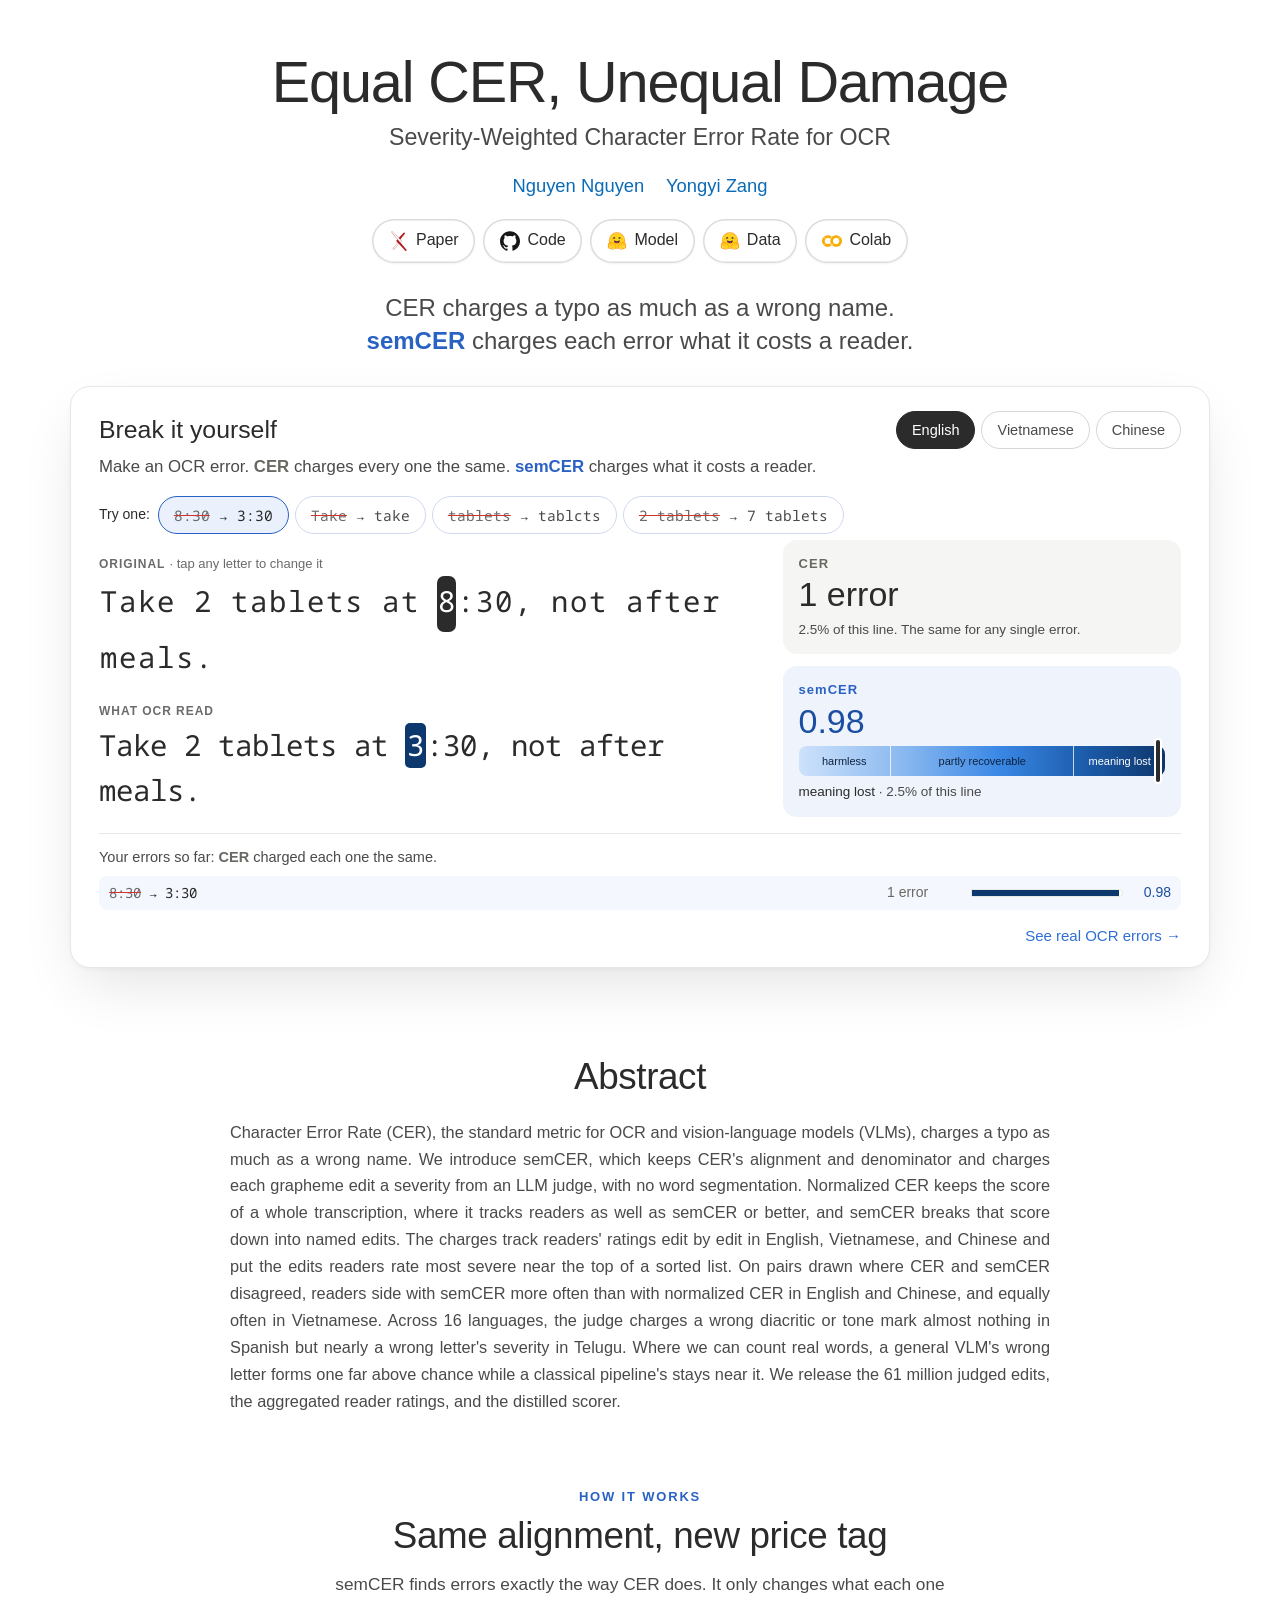
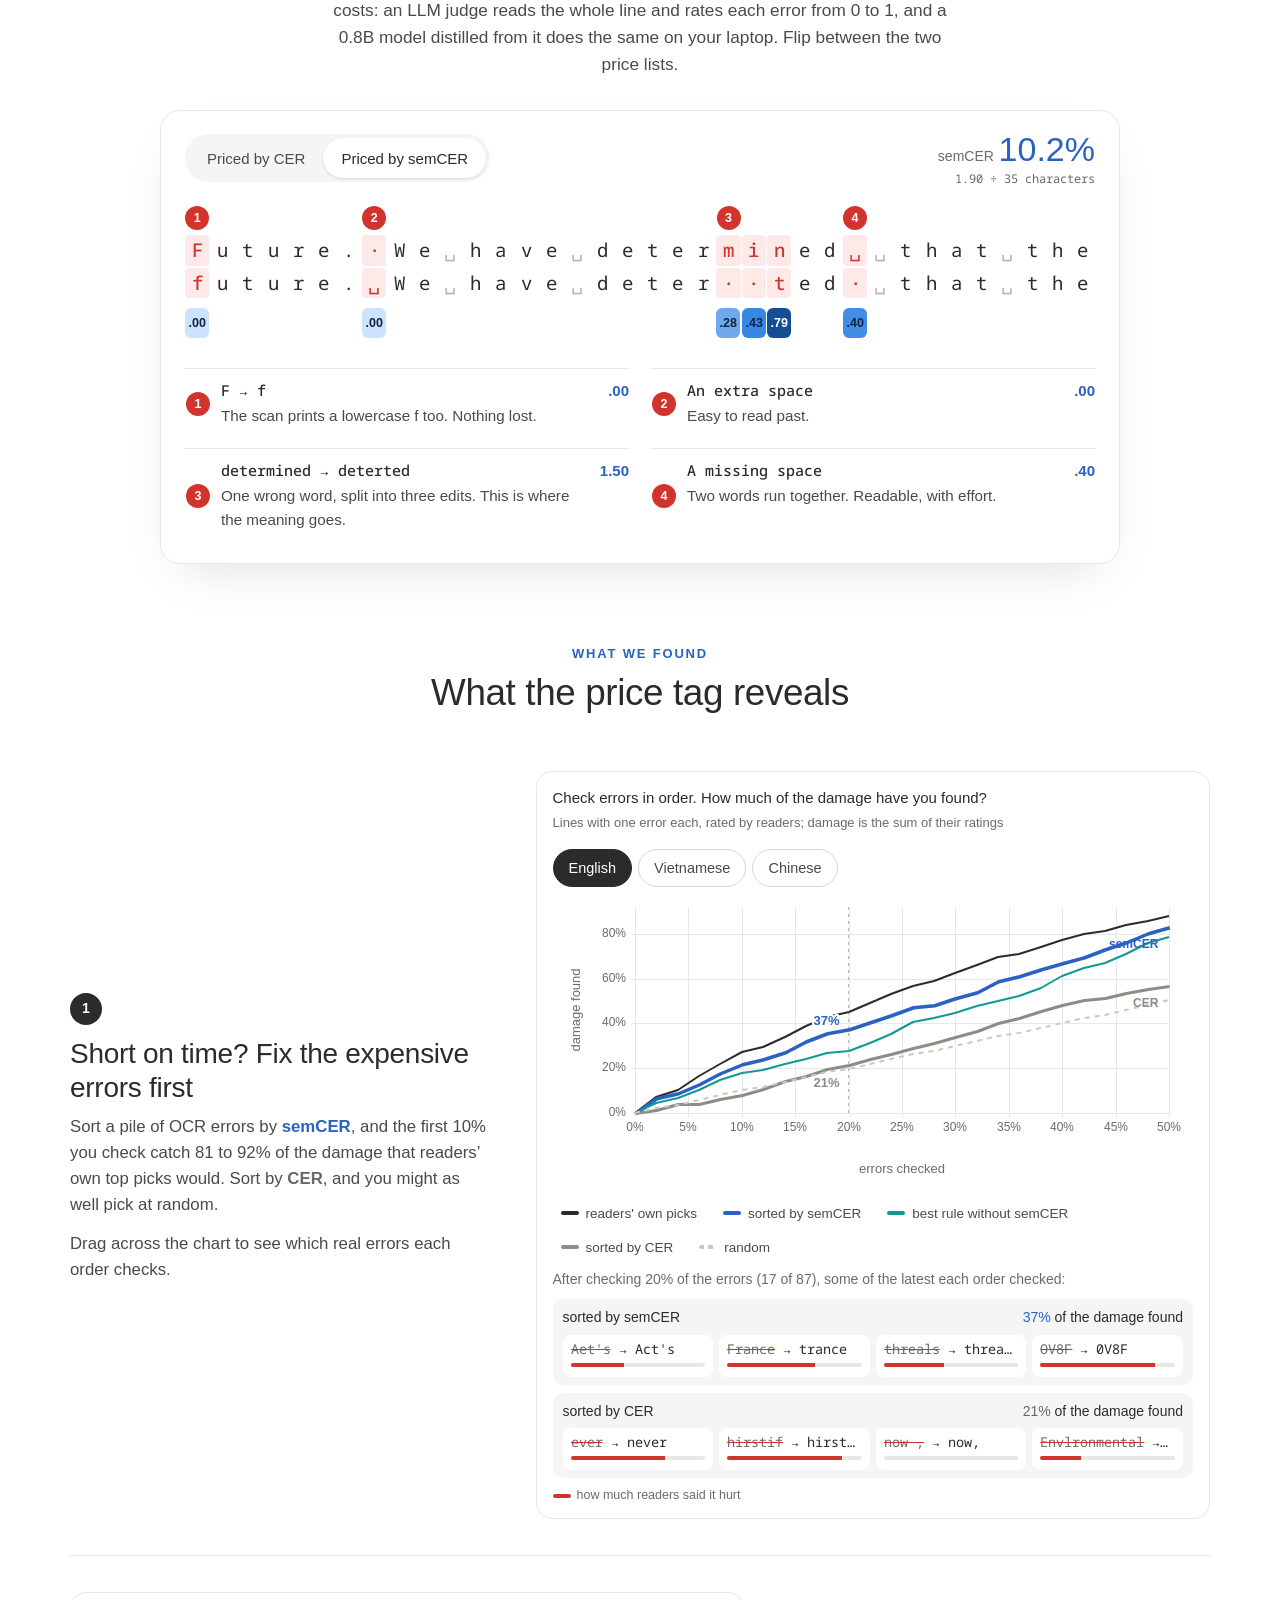
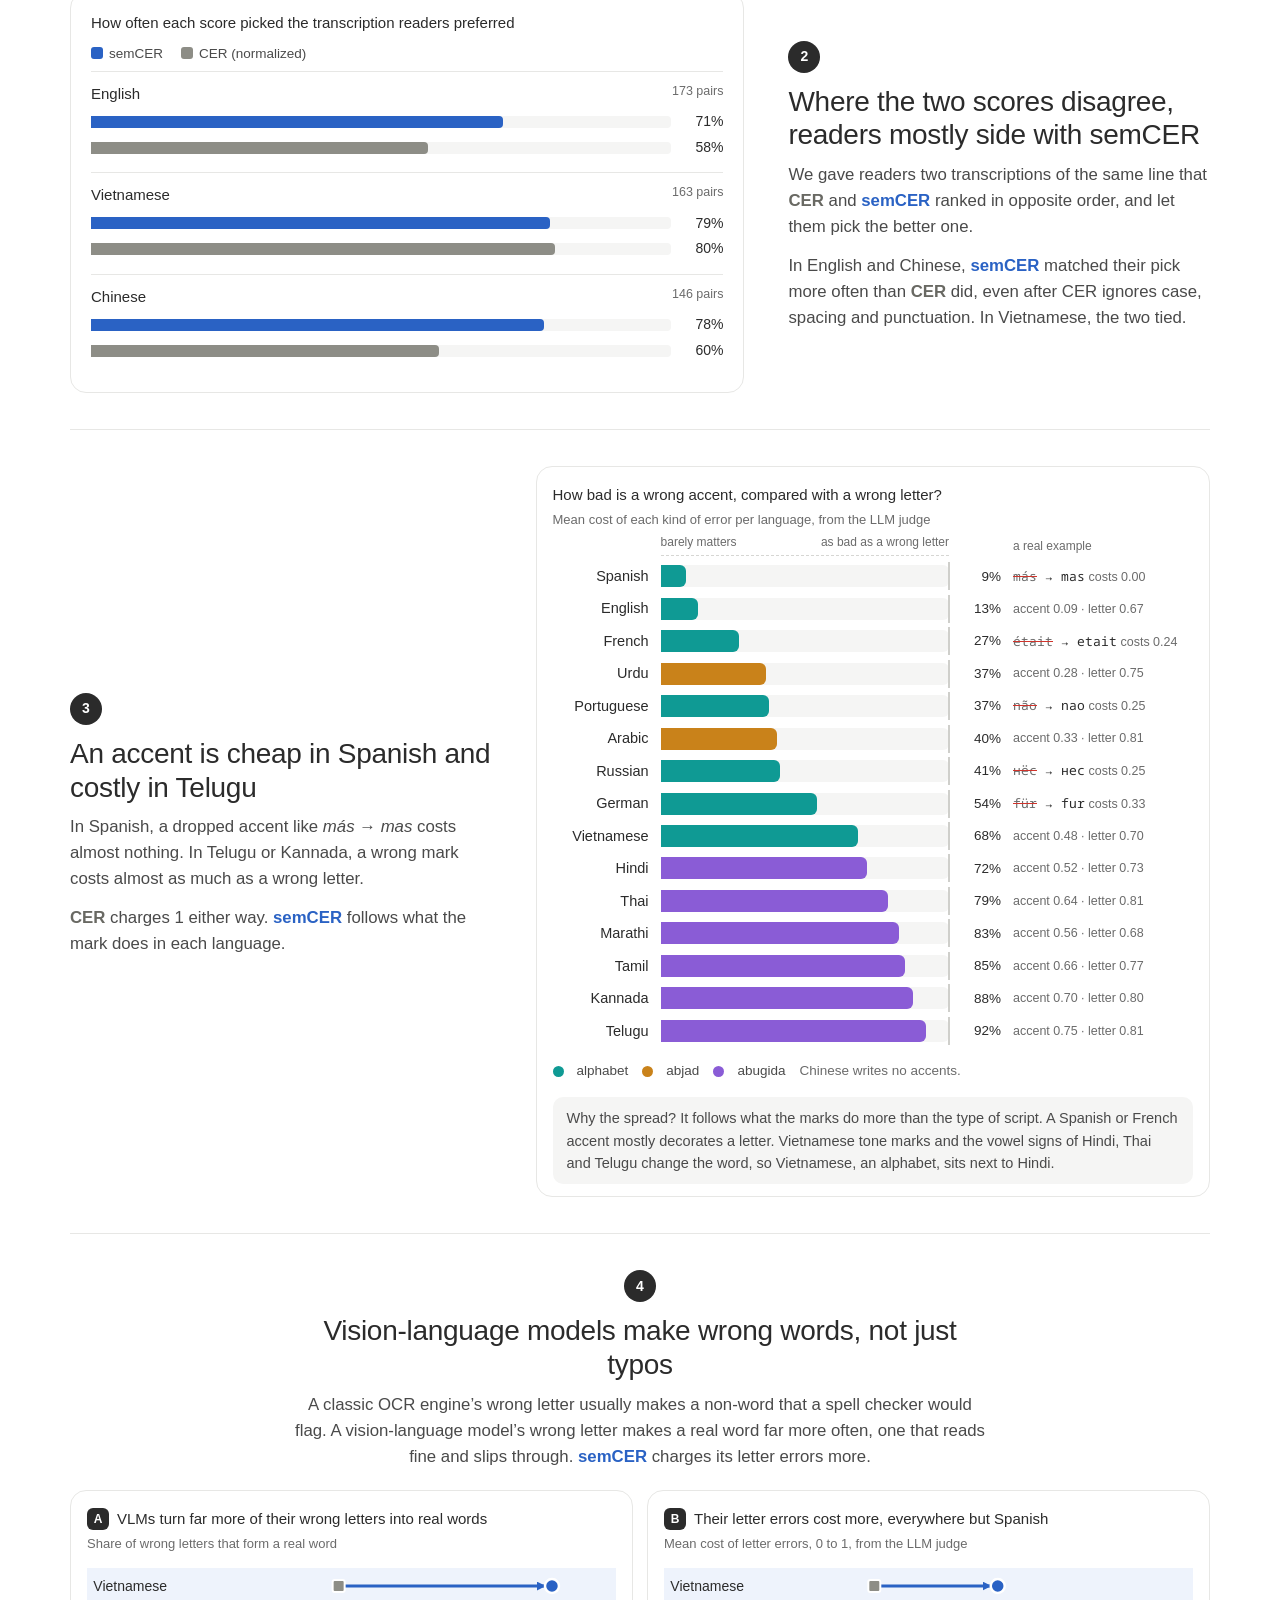
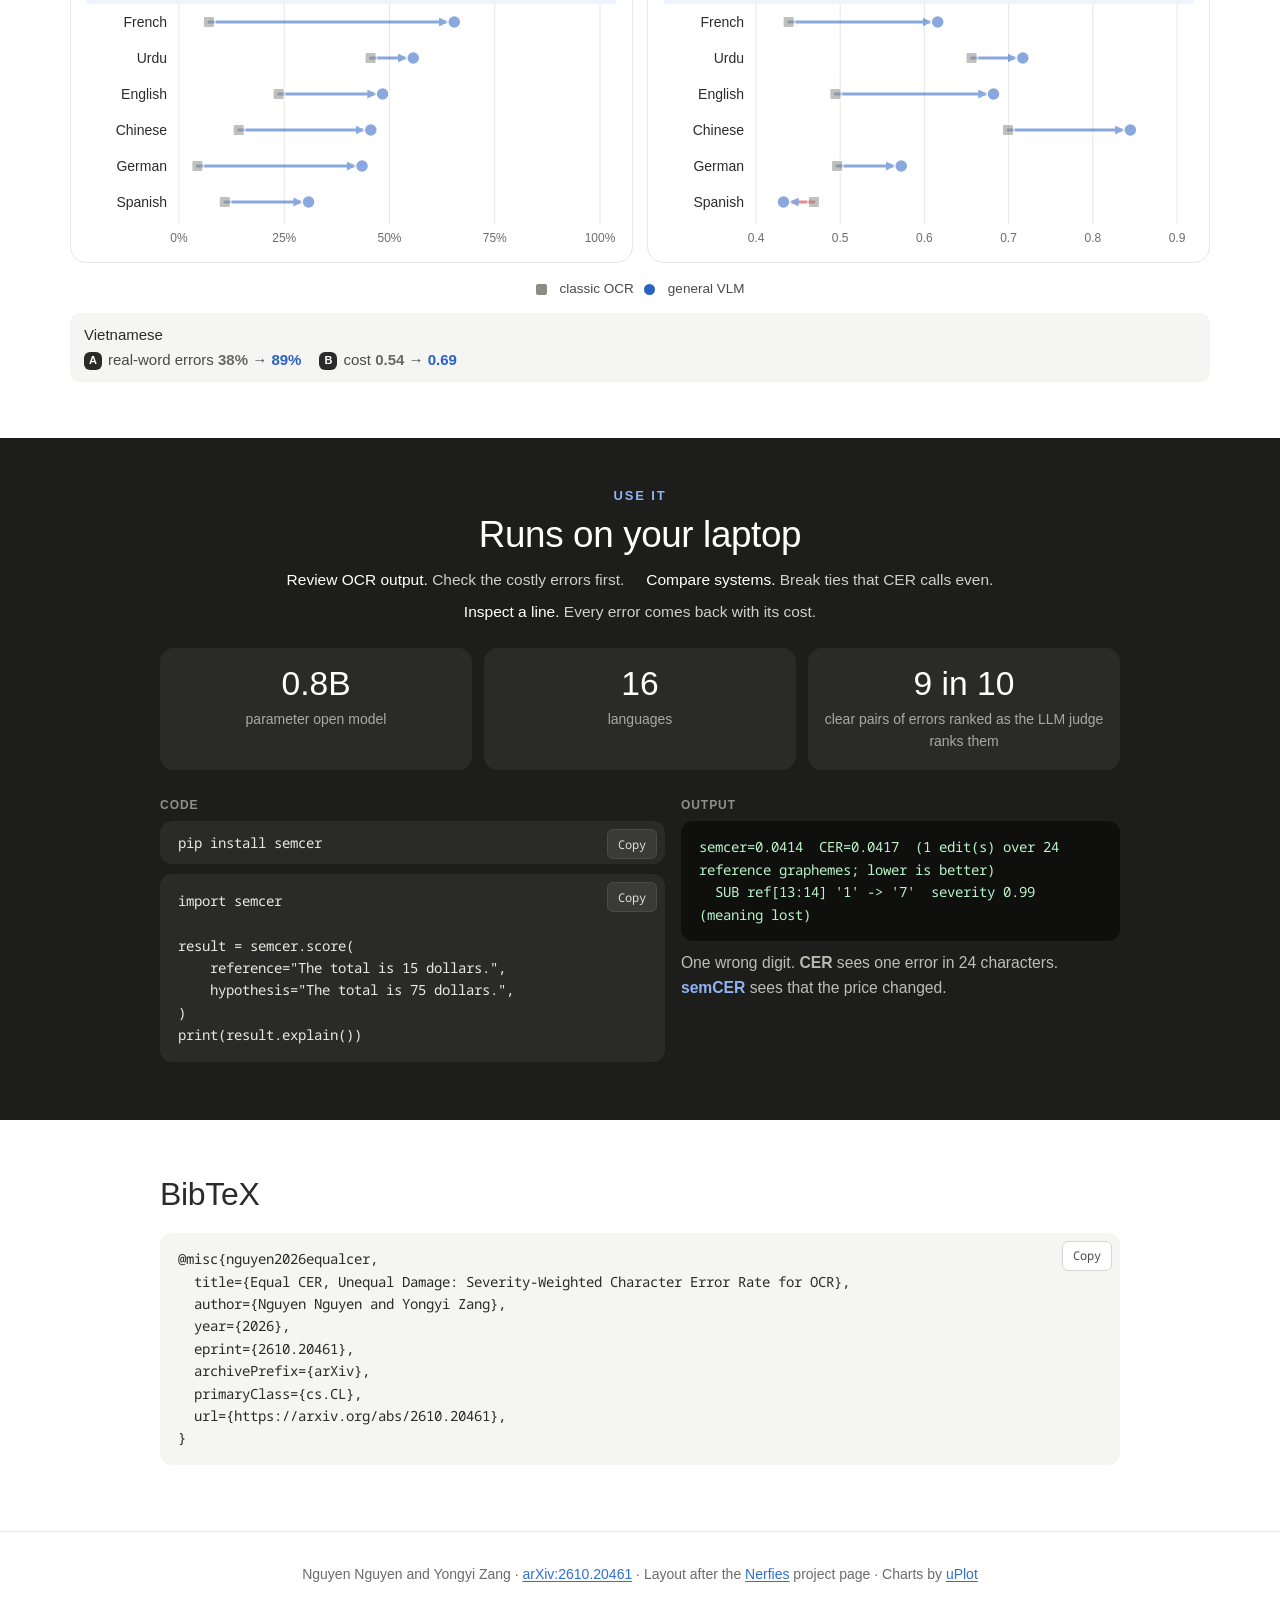
<file: site/index.html>
<!doctype html>
<html lang="en">
<head>
  <meta charset="utf-8">
  <meta name="viewport" content="width=device-width, initial-scale=1">
  <title>Equal CER, Unequal Damage: Severity-Weighted Character Error Rate for OCR</title>
  <meta name="description" content="Two OCR mistakes can have the same CER and very different damage. semCER charges each error what it costs a reader, from 0 to 1.">

  <!-- Google Scholar -->
  <meta name="citation_title" content="Equal CER, Unequal Damage: Severity-Weighted Character Error Rate for OCR">
  <meta name="citation_author" content="Nguyen, Nguyen">
  <meta name="citation_author" content="Zang, Yongyi">
  <meta name="citation_publication_date" content="2026/10/14">
  <meta name="citation_arxiv_id" content="2610.20461">
  <meta name="citation_pdf_url" content="https://arxiv.org/pdf/2610.20461">

  <!-- Link previews (LinkedIn, X, Slack) -->
  <meta property="og:type" content="website">
  <meta property="og:site_name" content="semCER">
  <meta property="og:title" content="Equal CER, Unequal Damage">
  <meta property="og:description" content="Two OCR mistakes, same CER, very different damage. Try breaking a line yourself.">
  <meta property="og:url" content="https://nguyenx2t.github.io/semcer/">
  <meta property="og:image" content="https://nguyenx2t.github.io/semcer/static/img/social.png">
  <meta property="og:image:type" content="image/png">
  <meta property="og:image:width" content="1200">
  <meta property="og:image:height" content="627">
  <meta property="og:image:alt" content="Two misreadings of the same line. CER charges each one error. semCER charges a lowercase t 0.00 and a wrong time 0.98.">
  <meta name="twitter:card" content="summary_large_image">
  <link rel="canonical" href="https://nguyenx2t.github.io/semcer/">

  <link rel="preconnect" href="https://fonts.googleapis.com">
  <link rel="preconnect" href="https://fonts.gstatic.com" crossorigin>
  <link rel="preload" href="https://fonts.googleapis.com/css2?family=Google+Sans:wght@400;500;700&family=Noto+Sans+Mono:wght@400;500&display=swap" as="style" onload="this.onload=null;this.rel='stylesheet'">
  <noscript><link rel="stylesheet" href="https://fonts.googleapis.com/css2?family=Google+Sans:wght@400;500;700&family=Noto+Sans+Mono:wght@400;500&display=swap"></noscript>
  <meta name="theme-color" content="#ffffff">
  <script type="application/ld+json">{"@context": "https://schema.org", "@type": "ScholarlyArticle", "headline": "Equal CER, Unequal Damage: Severity-Weighted Character Error Rate for OCR", "author": [{"@type": "Person", "name": "Nguyen Nguyen"}, {"@type": "Person", "name": "Yongyi Zang"}], "datePublished": "2026-10-14", "url": "https://nguyenx2t.github.io/semcer/", "sameAs": ["https://arxiv.org/abs/2610.20461"], "image": "https://nguyenx2t.github.io/semcer/static/img/social.png", "about": ["optical character recognition", "evaluation metric", "character error rate"]}</script>
  <link rel="icon" href="static/img/favicon.svg">
  <link rel="apple-touch-icon" href="static/img/apple-touch-icon.png">
  <link rel="stylesheet" href="static/css/style.css">
  <script src="static/js/main.js" defer></script>
</head>
<body>

<!-- Title -->
<header class="hero top">
  <div class="container">
    <h1 class="publication-title">Equal CER, Unequal Damage</h1>
    <p class="publication-sub">Severity-Weighted Character Error Rate for OCR</p>
    <div class="publication-authors">
      <span class="author-block">Nguyen Nguyen</span>
      <span class="author-block">Yongyi Zang</span>
    </div>
    <nav class="publication-links" aria-label="Paper links">
      <a class="button" href="https://arxiv.org/abs/2610.20461"><svg viewBox="0 0 24 24" aria-hidden="true"><path fill="#B31B1B" d="M3.8423 0a1.0037 1.0037 0 0 0-.922.6078c-.1536.3687-.0438.6275.2938 1.1113l6.9185 8.3597-1.0223 1.1058a1.0393 1.0393 0 0 0 .003 1.4229l1.2292 1.3135-5.4391 6.4444c-.2803.299-.4538.823-.2971 1.1986a1.0253 1.0253 0 0 0 .9585.635.9133.9133 0 0 0 .6891-.3405l5.783-6.126 7.4902 8.0051a.8527.8527 0 0 0 .6835.2597.9575.9575 0 0 0 .8777-.6138c.1577-.377-.017-.7502-.306-1.1407l-7.0518-8.3418 1.0632-1.13a.9626.9626 0 0 0 .0089-1.3165L4.6336.4639s-.3733-.4535-.768-.463zm0 .272h.0166c.2179.0052.4874.2715.5644.3639l.005.006.0052.0055 10.169 10.9905a.6915.6915 0 0 1-.0072.945l-1.0666 1.133-1.4982-1.7724-8.5994-10.39c-.3286-.472-.352-.6183-.2592-.841a.7307.7307 0 0 1 .6704-.4401Zm14.341 1.5701a.877.877 0 0 0-.6554.2418l-5.6962 6.1584 1.6944 1.8319 5.3089-6.5138c.3251-.4335.479-.6603.3247-1.0292a1.1205 1.1205 0 0 0-.9763-.689zm-7.6557 12.2823 1.3186 1.4135-5.7864 6.1295a.6494.6494 0 0 1-.4959.26.7516.7516 0 0 1-.706-.4669c-.1119-.2682.0359-.6864.2442-.9083l.0051-.0055.0047-.0055z"/></svg><span>Paper</span></a>
      <a class="button" href="https://github.com/nguyenx2t/semcer"><svg viewBox="0 0 24 24" aria-hidden="true"><path fill="#181717" d="M12 .297c-6.63 0-12 5.373-12 12 0 5.303 3.438 9.8 8.205 11.385.6.113.82-.258.82-.577 0-.285-.01-1.04-.015-2.04-3.338.724-4.042-1.61-4.042-1.61C4.422 18.07 3.633 17.7 3.633 17.7c-1.087-.744.084-.729.084-.729 1.205.084 1.838 1.236 1.838 1.236 1.07 1.835 2.809 1.305 3.495.998.108-.776.417-1.305.76-1.605-2.665-.3-5.466-1.332-5.466-5.93 0-1.31.465-2.38 1.235-3.22-.135-.303-.54-1.523.105-3.176 0 0 1.005-.322 3.3 1.23.96-.267 1.98-.399 3-.405 1.02.006 2.04.138 3 .405 2.28-1.552 3.285-1.23 3.285-1.23.645 1.653.24 2.873.12 3.176.765.84 1.23 1.91 1.23 3.22 0 4.61-2.805 5.625-5.475 5.92.42.36.81 1.096.81 2.22 0 1.606-.015 2.896-.015 3.286 0 .315.21.69.825.57C20.565 22.092 24 17.592 24 12.297c0-6.627-5.373-12-12-12"/></svg><span>Code</span></a>
      <a class="button" href="https://huggingface.co/nguyenx2t/semcer-qwen3.5-0.8b"><svg viewBox="0 0 95 88" aria-hidden="true"><path fill="#FFD21E" d="M47.21 76.5a34.75 34.75 0 1 0 0-69.5 34.75 34.75 0 0 0 0 69.5Z" /> <path fill="#FF9D0B" d="M81.96 41.75a34.75 34.75 0 1 0-69.5 0 34.75 34.75 0 0 0 69.5 0Zm-73.5 0a38.75 38.75 0 1 1 77.5 0 38.75 38.75 0 0 1-77.5 0Z" /> <path fill="#3A3B45" d="M58.5 32.3c1.28.44 1.78 3.06 3.07 2.38a5 5 0 1 0-6.76-2.07c.61 1.15 2.55-.72 3.7-.32ZM34.95 32.3c-1.28.44-1.79 3.06-3.07 2.38a5 5 0 1 1 6.76-2.07c-.61 1.15-2.56-.72-3.7-.32Z" /> <path fill="#FF323D" d="M46.96 56.29c9.83 0 13-8.76 13-13.26 0-2.34-1.57-1.6-4.09-.36-2.33 1.15-5.46 2.74-8.9 2.74-7.19 0-13-6.88-13-2.38s3.16 13.26 13 13.26Z" /> <path fill="#3A3B45" fill-rule="evenodd" d="M39.43 54a8.7 8.7 0 0 1 5.3-4.49c.4-.12.81.57 1.24 1.28.4.68.82 1.37 1.24 1.37.45 0 .9-.68 1.33-1.35.45-.7.89-1.38 1.32-1.25a8.61 8.61 0 0 1 5 4.17c3.73-2.94 5.1-7.74 5.1-10.7 0-2.34-1.57-1.6-4.09-.36l-.14.07c-2.31 1.15-5.39 2.67-8.77 2.67s-6.45-1.52-8.77-2.67c-2.6-1.29-4.23-2.1-4.23.29 0 3.05 1.46 8.06 5.47 10.97Z" clip-rule="evenodd" /> <path fill="#FF9D0B" d="M70.71 37a3.25 3.25 0 1 0 0-6.5 3.25 3.25 0 0 0 0 6.5ZM24.21 37a3.25 3.25 0 1 0 0-6.5 3.25 3.25 0 0 0 0 6.5ZM17.52 48c-1.62 0-3.06.66-4.07 1.87a5.97 5.97 0 0 0-1.33 3.76 7.1 7.1 0 0 0-1.94-.3c-1.55 0-2.95.59-3.94 1.66a5.8 5.8 0 0 0-.8 7 5.3 5.3 0 0 0-1.79 2.82c-.24.9-.48 2.8.8 4.74a5.22 5.22 0 0 0-.37 5.02c1.02 2.32 3.57 4.14 8.52 6.1 3.07 1.22 5.89 2 5.91 2.01a44.33 44.33 0 0 0 10.93 1.6c5.86 0 10.05-1.8 12.46-5.34 3.88-5.69 3.33-10.9-1.7-15.92-2.77-2.78-4.62-6.87-5-7.77-.78-2.66-2.84-5.62-6.25-5.62a5.7 5.7 0 0 0-4.6 2.46c-1-1.26-1.98-2.25-2.86-2.82A7.4 7.4 0 0 0 17.52 48Zm0 4c.51 0 1.14.22 1.82.65 2.14 1.36 6.25 8.43 7.76 11.18.5.92 1.37 1.31 2.14 1.31 1.55 0 2.75-1.53.15-3.48-3.92-2.93-2.55-7.72-.68-8.01.08-.02.17-.02.24-.02 1.7 0 2.45 2.93 2.45 2.93s2.2 5.52 5.98 9.3c3.77 3.77 3.97 6.8 1.22 10.83-1.88 2.75-5.47 3.58-9.16 3.58-3.81 0-7.73-.9-9.92-1.46-.11-.03-13.45-3.8-11.76-7 .28-.54.75-.76 1.34-.76 2.38 0 6.7 3.54 8.57 3.54.41 0 .7-.17.83-.6.79-2.85-12.06-4.05-10.98-8.17.2-.73.71-1.02 1.44-1.02 3.14 0 10.2 5.53 11.68 5.53.11 0 .2-.03.24-.1.74-1.2.33-2.04-4.9-5.2-5.21-3.16-8.88-5.06-6.8-7.33.24-.26.58-.38 1-.38 3.17 0 10.66 6.82 10.66 6.82s2.02 2.1 3.25 2.1c.28 0 .52-.1.68-.38.86-1.46-8.06-8.22-8.56-11.01-.34-1.9.24-2.85 1.31-2.85Z" /> <path fill="#FFD21E" d="M38.6 76.69c2.75-4.04 2.55-7.07-1.22-10.84-3.78-3.77-5.98-9.3-5.98-9.3s-.82-3.2-2.69-2.9c-1.87.3-3.24 5.08.68 8.01 3.91 2.93-.78 4.92-2.29 2.17-1.5-2.75-5.62-9.82-7.76-11.18-2.13-1.35-3.63-.6-3.13 2.2.5 2.79 9.43 9.55 8.56 11-.87 1.47-3.93-1.71-3.93-1.71s-9.57-8.71-11.66-6.44c-2.08 2.27 1.59 4.17 6.8 7.33 5.23 3.16 5.64 4 4.9 5.2-.75 1.2-12.28-8.53-13.36-4.4-1.08 4.11 11.77 5.3 10.98 8.15-.8 2.85-9.06-5.38-10.74-2.18-1.7 3.21 11.65 6.98 11.76 7.01 4.3 1.12 15.25 3.49 19.08-2.12Z" /> <path fill="#FF9D0B" d="M77.4 48c1.62 0 3.07.66 4.07 1.87a5.97 5.97 0 0 1 1.33 3.76 7.1 7.1 0 0 1 1.95-.3c1.55 0 2.95.59 3.94 1.66a5.8 5.8 0 0 1 .8 7 5.3 5.3 0 0 1 1.78 2.82c.24.9.48 2.8-.8 4.74a5.22 5.22 0 0 1 .37 5.02c-1.02 2.32-3.57 4.14-8.51 6.1-3.08 1.22-5.9 2-5.92 2.01a44.33 44.33 0 0 1-10.93 1.6c-5.86 0-10.05-1.8-12.46-5.34-3.88-5.69-3.33-10.9 1.7-15.92 2.78-2.78 4.63-6.87 5.01-7.77.78-2.66 2.83-5.62 6.24-5.62a5.7 5.7 0 0 1 4.6 2.46c1-1.26 1.98-2.25 2.87-2.82A7.4 7.4 0 0 1 77.4 48Zm0 4c-.51 0-1.13.22-1.82.65-2.13 1.36-6.25 8.43-7.76 11.18a2.43 2.43 0 0 1-2.14 1.31c-1.54 0-2.75-1.53-.14-3.48 3.91-2.93 2.54-7.72.67-8.01a1.54 1.54 0 0 0-.24-.02c-1.7 0-2.45 2.93-2.45 2.93s-2.2 5.52-5.97 9.3c-3.78 3.77-3.98 6.8-1.22 10.83 1.87 2.75 5.47 3.58 9.15 3.58 3.82 0 7.73-.9 9.93-1.46.1-.03 13.45-3.8 11.76-7-.29-.54-.75-.76-1.34-.76-2.38 0-6.71 3.54-8.57 3.54-.42 0-.71-.17-.83-.6-.8-2.85 12.05-4.05 10.97-8.17-.19-.73-.7-1.02-1.44-1.02-3.14 0-10.2 5.53-11.68 5.53-.1 0-.19-.03-.23-.1-.74-1.2-.34-2.04 4.88-5.2 5.23-3.16 8.9-5.06 6.8-7.33-.23-.26-.57-.38-.98-.38-3.18 0-10.67 6.82-10.67 6.82s-2.02 2.1-3.24 2.1a.74.74 0 0 1-.68-.38c-.87-1.46 8.05-8.22 8.55-11.01.34-1.9-.24-2.85-1.31-2.85Z" /> <path fill="#FFD21E" d="M56.33 76.69c-2.75-4.04-2.56-7.07 1.22-10.84 3.77-3.77 5.97-9.3 5.97-9.3s.82-3.2 2.7-2.9c1.86.3 3.23 5.08-.68 8.01-3.92 2.93.78 4.92 2.28 2.17 1.51-2.75 5.63-9.82 7.76-11.18 2.13-1.35 3.64-.6 3.13 2.2-.5 2.79-9.42 9.55-8.55 11 .86 1.47 3.92-1.71 3.92-1.71s9.58-8.71 11.66-6.44c2.08 2.27-1.58 4.17-6.8 7.33-5.23 3.16-5.63 4-4.9 5.2.75 1.2 12.28-8.53 13.36-4.4 1.08 4.11-11.76 5.3-10.97 8.15.8 2.85 9.05-5.38 10.74-2.18 1.69 3.21-11.65 6.98-11.76 7.01-4.31 1.12-15.26 3.49-19.08-2.12Z" /></svg><span>Model</span></a>
      <a class="button" href="https://huggingface.co/datasets/nguyenx2t/semcer-judged-edits"><svg viewBox="0 0 95 88" aria-hidden="true"><path fill="#FFD21E" d="M47.21 76.5a34.75 34.75 0 1 0 0-69.5 34.75 34.75 0 0 0 0 69.5Z" /> <path fill="#FF9D0B" d="M81.96 41.75a34.75 34.75 0 1 0-69.5 0 34.75 34.75 0 0 0 69.5 0Zm-73.5 0a38.75 38.75 0 1 1 77.5 0 38.75 38.75 0 0 1-77.5 0Z" /> <path fill="#3A3B45" d="M58.5 32.3c1.28.44 1.78 3.06 3.07 2.38a5 5 0 1 0-6.76-2.07c.61 1.15 2.55-.72 3.7-.32ZM34.95 32.3c-1.28.44-1.79 3.06-3.07 2.38a5 5 0 1 1 6.76-2.07c-.61 1.15-2.56-.72-3.7-.32Z" /> <path fill="#FF323D" d="M46.96 56.29c9.83 0 13-8.76 13-13.26 0-2.34-1.57-1.6-4.09-.36-2.33 1.15-5.46 2.74-8.9 2.74-7.19 0-13-6.88-13-2.38s3.16 13.26 13 13.26Z" /> <path fill="#3A3B45" fill-rule="evenodd" d="M39.43 54a8.7 8.7 0 0 1 5.3-4.49c.4-.12.81.57 1.24 1.28.4.68.82 1.37 1.24 1.37.45 0 .9-.68 1.33-1.35.45-.7.89-1.38 1.32-1.25a8.61 8.61 0 0 1 5 4.17c3.73-2.94 5.1-7.74 5.1-10.7 0-2.34-1.57-1.6-4.09-.36l-.14.07c-2.31 1.15-5.39 2.67-8.77 2.67s-6.45-1.52-8.77-2.67c-2.6-1.29-4.23-2.1-4.23.29 0 3.05 1.46 8.06 5.47 10.97Z" clip-rule="evenodd" /> <path fill="#FF9D0B" d="M70.71 37a3.25 3.25 0 1 0 0-6.5 3.25 3.25 0 0 0 0 6.5ZM24.21 37a3.25 3.25 0 1 0 0-6.5 3.25 3.25 0 0 0 0 6.5ZM17.52 48c-1.62 0-3.06.66-4.07 1.87a5.97 5.97 0 0 0-1.33 3.76 7.1 7.1 0 0 0-1.94-.3c-1.55 0-2.95.59-3.94 1.66a5.8 5.8 0 0 0-.8 7 5.3 5.3 0 0 0-1.79 2.82c-.24.9-.48 2.8.8 4.74a5.22 5.22 0 0 0-.37 5.02c1.02 2.32 3.57 4.14 8.52 6.1 3.07 1.22 5.89 2 5.91 2.01a44.33 44.33 0 0 0 10.93 1.6c5.86 0 10.05-1.8 12.46-5.34 3.88-5.69 3.33-10.9-1.7-15.92-2.77-2.78-4.62-6.87-5-7.77-.78-2.66-2.84-5.62-6.25-5.62a5.7 5.7 0 0 0-4.6 2.46c-1-1.26-1.98-2.25-2.86-2.82A7.4 7.4 0 0 0 17.52 48Zm0 4c.51 0 1.14.22 1.82.65 2.14 1.36 6.25 8.43 7.76 11.18.5.92 1.37 1.31 2.14 1.31 1.55 0 2.75-1.53.15-3.48-3.92-2.93-2.55-7.72-.68-8.01.08-.02.17-.02.24-.02 1.7 0 2.45 2.93 2.45 2.93s2.2 5.52 5.98 9.3c3.77 3.77 3.97 6.8 1.22 10.83-1.88 2.75-5.47 3.58-9.16 3.58-3.81 0-7.73-.9-9.92-1.46-.11-.03-13.45-3.8-11.76-7 .28-.54.75-.76 1.34-.76 2.38 0 6.7 3.54 8.57 3.54.41 0 .7-.17.83-.6.79-2.85-12.06-4.05-10.98-8.17.2-.73.71-1.02 1.44-1.02 3.14 0 10.2 5.53 11.68 5.53.11 0 .2-.03.24-.1.74-1.2.33-2.04-4.9-5.2-5.21-3.16-8.88-5.06-6.8-7.33.24-.26.58-.38 1-.38 3.17 0 10.66 6.82 10.66 6.82s2.02 2.1 3.25 2.1c.28 0 .52-.1.68-.38.86-1.46-8.06-8.22-8.56-11.01-.34-1.9.24-2.85 1.31-2.85Z" /> <path fill="#FFD21E" d="M38.6 76.69c2.75-4.04 2.55-7.07-1.22-10.84-3.78-3.77-5.98-9.3-5.98-9.3s-.82-3.2-2.69-2.9c-1.87.3-3.24 5.08.68 8.01 3.91 2.93-.78 4.92-2.29 2.17-1.5-2.75-5.62-9.82-7.76-11.18-2.13-1.35-3.63-.6-3.13 2.2.5 2.79 9.43 9.55 8.56 11-.87 1.47-3.93-1.71-3.93-1.71s-9.57-8.71-11.66-6.44c-2.08 2.27 1.59 4.17 6.8 7.33 5.23 3.16 5.64 4 4.9 5.2-.75 1.2-12.28-8.53-13.36-4.4-1.08 4.11 11.77 5.3 10.98 8.15-.8 2.85-9.06-5.38-10.74-2.18-1.7 3.21 11.65 6.98 11.76 7.01 4.3 1.12 15.25 3.49 19.08-2.12Z" /> <path fill="#FF9D0B" d="M77.4 48c1.62 0 3.07.66 4.07 1.87a5.97 5.97 0 0 1 1.33 3.76 7.1 7.1 0 0 1 1.95-.3c1.55 0 2.95.59 3.94 1.66a5.8 5.8 0 0 1 .8 7 5.3 5.3 0 0 1 1.78 2.82c.24.9.48 2.8-.8 4.74a5.22 5.22 0 0 1 .37 5.02c-1.02 2.32-3.57 4.14-8.51 6.1-3.08 1.22-5.9 2-5.92 2.01a44.33 44.33 0 0 1-10.93 1.6c-5.86 0-10.05-1.8-12.46-5.34-3.88-5.69-3.33-10.9 1.7-15.92 2.78-2.78 4.63-6.87 5.01-7.77.78-2.66 2.83-5.62 6.24-5.62a5.7 5.7 0 0 1 4.6 2.46c1-1.26 1.98-2.25 2.87-2.82A7.4 7.4 0 0 1 77.4 48Zm0 4c-.51 0-1.13.22-1.82.65-2.13 1.36-6.25 8.43-7.76 11.18a2.43 2.43 0 0 1-2.14 1.31c-1.54 0-2.75-1.53-.14-3.48 3.91-2.93 2.54-7.72.67-8.01a1.54 1.54 0 0 0-.24-.02c-1.7 0-2.45 2.93-2.45 2.93s-2.2 5.52-5.97 9.3c-3.78 3.77-3.98 6.8-1.22 10.83 1.87 2.75 5.47 3.58 9.15 3.58 3.82 0 7.73-.9 9.93-1.46.1-.03 13.45-3.8 11.76-7-.29-.54-.75-.76-1.34-.76-2.38 0-6.71 3.54-8.57 3.54-.42 0-.71-.17-.83-.6-.8-2.85 12.05-4.05 10.97-8.17-.19-.73-.7-1.02-1.44-1.02-3.14 0-10.2 5.53-11.68 5.53-.1 0-.19-.03-.23-.1-.74-1.2-.34-2.04 4.88-5.2 5.23-3.16 8.9-5.06 6.8-7.33-.23-.26-.57-.38-.98-.38-3.18 0-10.67 6.82-10.67 6.82s-2.02 2.1-3.24 2.1a.74.74 0 0 1-.68-.38c-.87-1.46 8.05-8.22 8.55-11.01.34-1.9-.24-2.85-1.31-2.85Z" /> <path fill="#FFD21E" d="M56.33 76.69c-2.75-4.04-2.56-7.07 1.22-10.84 3.77-3.77 5.97-9.3 5.97-9.3s.82-3.2 2.7-2.9c1.86.3 3.23 5.08-.68 8.01-3.92 2.93.78 4.92 2.28 2.17 1.51-2.75 5.63-9.82 7.76-11.18 2.13-1.35 3.64-.6 3.13 2.2-.5 2.79-9.42 9.55-8.55 11 .86 1.47 3.92-1.71 3.92-1.71s9.58-8.71 11.66-6.44c2.08 2.27-1.58 4.17-6.8 7.33-5.23 3.16-5.63 4-4.9 5.2.75 1.2 12.28-8.53 13.36-4.4 1.08 4.11-11.76 5.3-10.97 8.15.8 2.85 9.05-5.38 10.74-2.18 1.69 3.21-11.65 6.98-11.76 7.01-4.31 1.12-15.26 3.49-19.08-2.12Z" /></svg><span>Data</span></a>
      <a class="button" href="https://colab.research.google.com/github/nguyenx2t/semcer/blob/main/notebooks/quickstart.ipynb"><svg viewBox="0 0 24 24" aria-hidden="true"><path fill="#F9AB00" d="M16.9414 4.9757a7.033 7.033 0 0 0-4.9308 2.0646 7.033 7.033 0 0 0-.1232 9.8068l2.395-2.395a3.6455 3.6455 0 0 1 5.1497-5.1478l2.397-2.3989a7.033 7.033 0 0 0-4.8877-1.9297zM7.07 4.9855a7.033 7.033 0 0 0-4.8878 1.9316l2.3911 2.3911a3.6434 3.6434 0 0 1 5.0227.1271l1.7341-2.9737-.0997-.0802A7.033 7.033 0 0 0 7.07 4.9855zm15.0093 2.1721l-2.3892 2.3911a3.6455 3.6455 0 0 1-5.1497 5.1497l-2.4067 2.4068a7.0362 7.0362 0 0 0 9.9456-9.9476zM1.932 7.1674a7.033 7.033 0 0 0-.002 9.6816l2.397-2.397a3.6434 3.6434 0 0 1-.004-4.8916zm7.664 7.4235c-1.38 1.3816-3.5863 1.411-5.0168.1134l-2.397 2.395c2.4693 2.3328 6.263 2.5753 9.0072.5455l.1368-.1115z"/></svg><span>Colab</span></a>
    </nav>
    <p class="claim">CER charges a typo as much as a wrong name.<br><b class="c-sem">semCER</b> charges each error what it costs a reader.</p>
  </div>
</header>

<!-- 1. The demo -->
<section class="hero teaser" id="play">
  <div class="container wide">
    <div class="play">
      <div class="play-head">
        <div>
          <h2 class="play-title">Break it yourself</h2>
          <p class="play-intro">Make an OCR error. <b class="c-cer">CER</b> charges every one the same. <b class="c-sem">semCER</b> charges what it costs a reader.</p>
        </div>
        <div class="chips" id="play-tabs" role="group" aria-label="Sentence language"></div>
      </div>

      <div class="picks"><span class="picks-lbl">Try one:</span><div class="chips" id="play-picks"><button class="chip pick on" type="button"><s>8:30</s> → 3:30</button><button class="chip pick" type="button"><s>Take</s> → take</button><button class="chip pick" type="button"><s>tablets</s> → tablcts</button><button class="chip pick" type="button"><s>2 tablets</s> → 7 tablets</button></div></div>

      <div class="play-stage">
        <div class="play-lines">
          <p class="pl-lbl">Original <span class="pl-hint">· tap any letter to change it</span></p>
          <div class="pl-ref" id="play-ref" lang="en"><span class="pl-static">Take 2 tablets at 8:30, not after meals.</span></div>
          <div class="pl-pop" id="play-pop" hidden></div>
          <p class="pl-gloss" id="play-gloss" hidden></p>
          <p class="pl-lbl">What OCR read</p>
          <div class="pl-hyp" id="play-hyp">Take 2 tablets at 8:30, not after meals.</div>
        </div>

        <div class="scores" aria-live="polite">
          <div class="score cer">
            <p class="score-k">CER</p>
            <p class="score-v" id="s-cer">1 error</p>
            <p class="score-n" id="s-cer-n">Pick an error to see the scores.</p>
          </div>
          <div class="score sem">
            <p class="score-k">semCER</p>
            <p class="score-v" id="s-sem">–</p>
            <div class="gauge-track" aria-hidden="true">
              <span class="gz z1">harmless</span><span class="gz z2">partly recoverable</span><span class="gz z3">meaning lost</span>
              <div class="gauge-needle" id="gauge-needle"></div>
            </div>
            <p class="score-n" id="s-sem-n">&nbsp;</p>
          </div>
        </div>
      </div>

      <div class="tries" id="tries" hidden>
        <p class="tries-head">Your errors so far: <b class="c-cer">CER</b> charged each one the same.</p>
        <ol id="tries-list"></ol>
      </div>

      <div class="play-tools">
        <a class="tool-link" href="gallery.html">See real OCR errors →</a>
      </div>
    </div>
  </div>
</section>

<!-- Abstract -->
<section class="section abstract-sec" id="abstract">
  <div class="container narrow">
    <h2 class="title is-3">Abstract</h2>
    <div class="abstract-text">
      <p>Character Error Rate (CER), the standard metric for OCR and vision-language models (VLMs), charges a typo as much as a wrong name. We introduce semCER, which keeps CER's alignment and denominator and charges each grapheme edit a severity from an LLM judge, with no word segmentation. Normalized CER keeps the score of a whole transcription, where it tracks readers as well as semCER or better, and semCER breaks that score down into named edits. The charges track readers' ratings edit by edit in English, Vietnamese, and Chinese and put the edits readers rate most severe near the top of a sorted list. On pairs drawn where CER and semCER disagreed, readers side with semCER more often than with normalized CER in English and Chinese, and equally often in Vietnamese. Across 16 languages, the judge charges a wrong diacritic or tone mark almost nothing in Spanish but nearly a wrong letter's severity in Telugu. Where we can count real words, a general VLM's wrong letter forms one far above chance while a classical pipeline's stays near it. We release the 61 million judged edits, the aggregated reader ratings, and the distilled scorer.</p>
    </div>
  </div>
</section>

<!-- 2. The method -->
<section class="section" id="how">
  <div class="container">
    <p class="kicker">How it works</p>
    <h2 class="title is-3">Same alignment, new price tag</h2>
    <p class="section-intro">semCER finds errors exactly the way CER does. It only changes what each one costs: an LLM judge reads the whole line and rates each error from 0 to 1, and a 0.8B model distilled from it does the same on your laptop. Flip between the two price lists.</p>
    <div class="price" id="price" data-mode="sem">
      <div class="price-bar">
        <div class="seg" role="group" aria-label="Price the errors by">
          <button type="button" data-mode="cer" aria-pressed="false">Priced by CER</button>
          <button type="button" data-mode="sem" aria-pressed="true">Priced by semCER</button>
        </div>
        <div class="price-total"><span id="price-total-k">semCER</span> <b id="price-total">5.4%</b><small id="price-total-eq">1.90 ÷ 35 characters</small></div>
      </div>
      <div class="pr-scroll"><div class="pr-line" id="pr-line"></div></div>
      <ol class="pr-notes" id="pr-notes"></ol>
    </div>
  </div>
</section>

<!-- 3. Results -->
<section class="section tight-top" id="findings">
  <div class="container wide">
    <p class="kicker">What we found</p>
    <h2 class="title is-3">What the price tag reveals</h2>

    <article class="split" id="r1">
      <div class="split-text">
        <span class="fn">1</span>
        <h3>Short on time? Fix the expensive errors first</h3>
        <p>Sort a pile of OCR errors by <b class="c-sem">semCER</b>, and the first 10% you check catch 81 to 92% of the damage that readers&rsquo; own top picks would. Sort by <b class="c-cer">CER</b>, and you might as well pick at random.</p>
        <p class="hint-inline">Drag across the chart to see which real errors each order checks.</p>
      </div>
      <div class="split-fig">
        <div class="chart-card">
          <div class="chart-bar">
            <p class="chart-q">Check errors in order. How much of the damage have you found?</p>
            <p class="chart-sub">Lines with one error each, rated by readers; damage is the sum of their ratings</p>
            <div class="chips" id="review-tabs" role="group" aria-label="Language"></div>
          </div>
          <div id="chart-review" class="chart chart-review" role="img" aria-label="Share of reader-rated damage found against the share of errors checked."></div>
          <div class="keys" id="review-keys"></div>
          <div class="lanes" id="review-lanes" aria-live="polite"></div>
        </div>
      </div>
    </article>

    <article class="split reverse" id="r2">
      <div class="split-text">
        <span class="fn">2</span>
        <h3>Where the two scores disagree, readers mostly side with semCER</h3>
        <p>We gave readers two transcriptions of the same line that <b class="c-cer">CER</b> and <b class="c-sem">semCER</b> ranked in opposite order, and let them pick the better one.</p>
        <p>In English and Chinese, <b class="c-sem">semCER</b> matched their pick more often than <b class="c-cer">CER</b> did, even after CER ignores case, spacing and punctuation. In Vietnamese, the two tied.</p>
      </div>
      <div class="split-fig">
        <div class="agree" id="agree" aria-label="How often each score picked the readers' choice">
          <p class="chart-q">How often each score picked the transcription readers preferred</p>
          <div class="agree-legend" aria-hidden="true"><span><i class="sw sw-sem"></i>semCER</span><span><i class="sw sw-cer"></i>CER (normalized)</span></div>
        </div>
      </div>
    </article>

    <article class="split" id="r3">
      <div class="split-text">
        <span class="fn">3</span>
        <h3>An accent is cheap in Spanish and costly in Telugu</h3>
        <p>In Spanish, a dropped accent like <i>más</i> &rarr; <i>mas</i> costs almost nothing. In Telugu or Kannada, a wrong mark costs almost as much as a wrong letter.</p>
        <p><b class="c-cer">CER</b> charges 1 either way. <b class="c-sem">semCER</b> follows what the mark does in each language.</p>
        
      </div>
      <div class="split-fig">
        <div class="chart-card">
          <p class="chart-q">How bad is a wrong accent, compared with a wrong letter?</p>
          <p class="chart-sub">Mean cost of each kind of error per language, from the LLM judge</p>
          <div class="ab ab-scale" aria-hidden="true"><span></span><span class="ab-axis"><span>barely matters</span><span></span><span>as bad as a wrong letter</span></span><span></span><span class="ab-exh">a real example</span></div>
          <div class="acc" id="acc" role="list"></div>
          <div class="acc-key" id="acc-key"></div>
          <p class="acc-why">Why the spread? It follows what the marks do more than the type of script. A Spanish or French accent mostly decorates a letter. Vietnamese tone marks and the vowel signs of Hindi, Thai and Telugu change the word, so Vietnamese, an alphabet, sits next to Hindi.</p>
        </div>
      </div>
    </article>

    <article class="wide-block" id="r4">
      <div class="wide-text">
        <span class="fn">4</span>
        <h3>Vision-language models make wrong words, not just typos</h3>
        <p>A classic OCR engine&rsquo;s wrong letter usually makes a non-word that a spell checker would flag. A vision-language model&rsquo;s wrong letter makes a real word far more often, one that reads fine and slips through. <b class="c-sem">semCER</b> charges its letter errors more.</p>
      </div>
      <div class="vlm-pair">
        <div class="chart-card">
          <p class="chart-q"><span class="qn">A</span>VLMs turn far more of their wrong letters into real words</p>
          <p class="chart-sub">Share of wrong letters that form a real word</p>
          <svg id="vlm-a" class="vlm" role="img" aria-label="For each of seven languages, the share of wrong letters that form a real word rises from classic OCR to a general vision-language model."></svg>
        </div>
        <div class="chart-card">
          <p class="chart-q"><span class="qn">B</span>Their letter errors cost more, everywhere but Spanish</p>
          <p class="chart-sub">Mean cost of letter errors, 0 to 1, from the LLM judge</p>
          <svg id="vlm-b" class="vlm" role="img" aria-label="For each of seven languages, the cost of those letter errors rises from classic OCR to a general vision-language model, except in Spanish."></svg>
        </div>
      </div>
      <div class="vlm-foot">
        <div class="keys"><span class="key static"><i class="shape square" style="--c:var(--cer)"></i>classic OCR</span><span class="key static"><i class="shape circle" style="--c:var(--accent)"></i>general VLM</span></div>
        <div class="readout" id="vlm-readout" aria-live="polite"></div>
      </div>
    </article>
  </div>
</section>

<!-- 4. Use -->
<section class="hero is-dark" id="use">
  <div class="container">
    <p class="kicker light">Use it</p>
    <h2 class="title is-3 light">Runs on your laptop</h2>
    <ul class="uses">
      <li><b>Review OCR output.</b> Check the costly errors first.</li>
      <li><b>Compare systems.</b> Break ties that CER calls even.</li>
      <li><b>Inspect a line.</b> Every error comes back with its cost.</li>
    </ul>
    <div class="stats">
      <div class="stat"><span class="stat-n" data-count="0.8" data-dec="1" data-suffix="B">0.8B</span><span class="stat-l">parameter open model</span></div>
      <div class="stat"><span class="stat-n" data-count="16">16</span><span class="stat-l">languages</span></div>
      <div class="stat"><span class="stat-n">9 in 10</span><span class="stat-l">clear pairs of errors ranked as the LLM judge ranks them</span></div>
    </div>
    <div class="code-out">
      <div>
        <p class="code-lbl">Code</p>
<pre class="shell"><button class="copy" type="button">Copy</button><code>pip install semcer</code></pre>
<pre><button class="copy" type="button">Copy</button><code>import semcer

result = semcer.score(
    reference="The total is 15 dollars.",
    hypothesis="The total is 75 dollars.",
)
print(result.explain())</code></pre>
      </div>
      <div>
        <p class="code-lbl">Output</p>
<pre class="output"><code>semcer=0.0414  CER=0.0417  (1 edit(s) over 24 reference graphemes; lower is better)
  SUB ref[13:14] '1' -> '7'  severity 0.99 (meaning lost)</code></pre>
        <p class="out-note">One wrong digit. <b class="c-cer">CER</b> sees one error in 24 characters. <b class="c-sem">semCER</b> sees that the price changed.</p>
      </div>
    </div>
  </div>
</section>

<!-- BibTeX -->
<section class="section" id="BibTeX">
  <div class="container">
    <h2 class="title">BibTeX</h2>
<pre class="bibtex"><button class="copy" type="button">Copy</button><code>@misc{nguyen2026equalcer,
  title={Equal CER, Unequal Damage: Severity-Weighted Character Error Rate for OCR},
  author={Nguyen Nguyen and Yongyi Zang},
  year={2026},
  eprint={2610.20461},
  archivePrefix={arXiv},
  primaryClass={cs.CL},
  url={https://arxiv.org/abs/2610.20461},
}</code></pre>
  </div>
</section>

<footer class="footer">
  <p>Nguyen Nguyen and Yongyi Zang · <a href="https://arxiv.org/abs/2610.20461">arXiv:2610.20461</a> · Layout after the <a href="https://nerfies.github.io/">Nerfies</a> project page · Charts by <a href="https://github.com/leeoniya/uPlot">uPlot</a></p>
</footer>

</body>
</html>
</file>
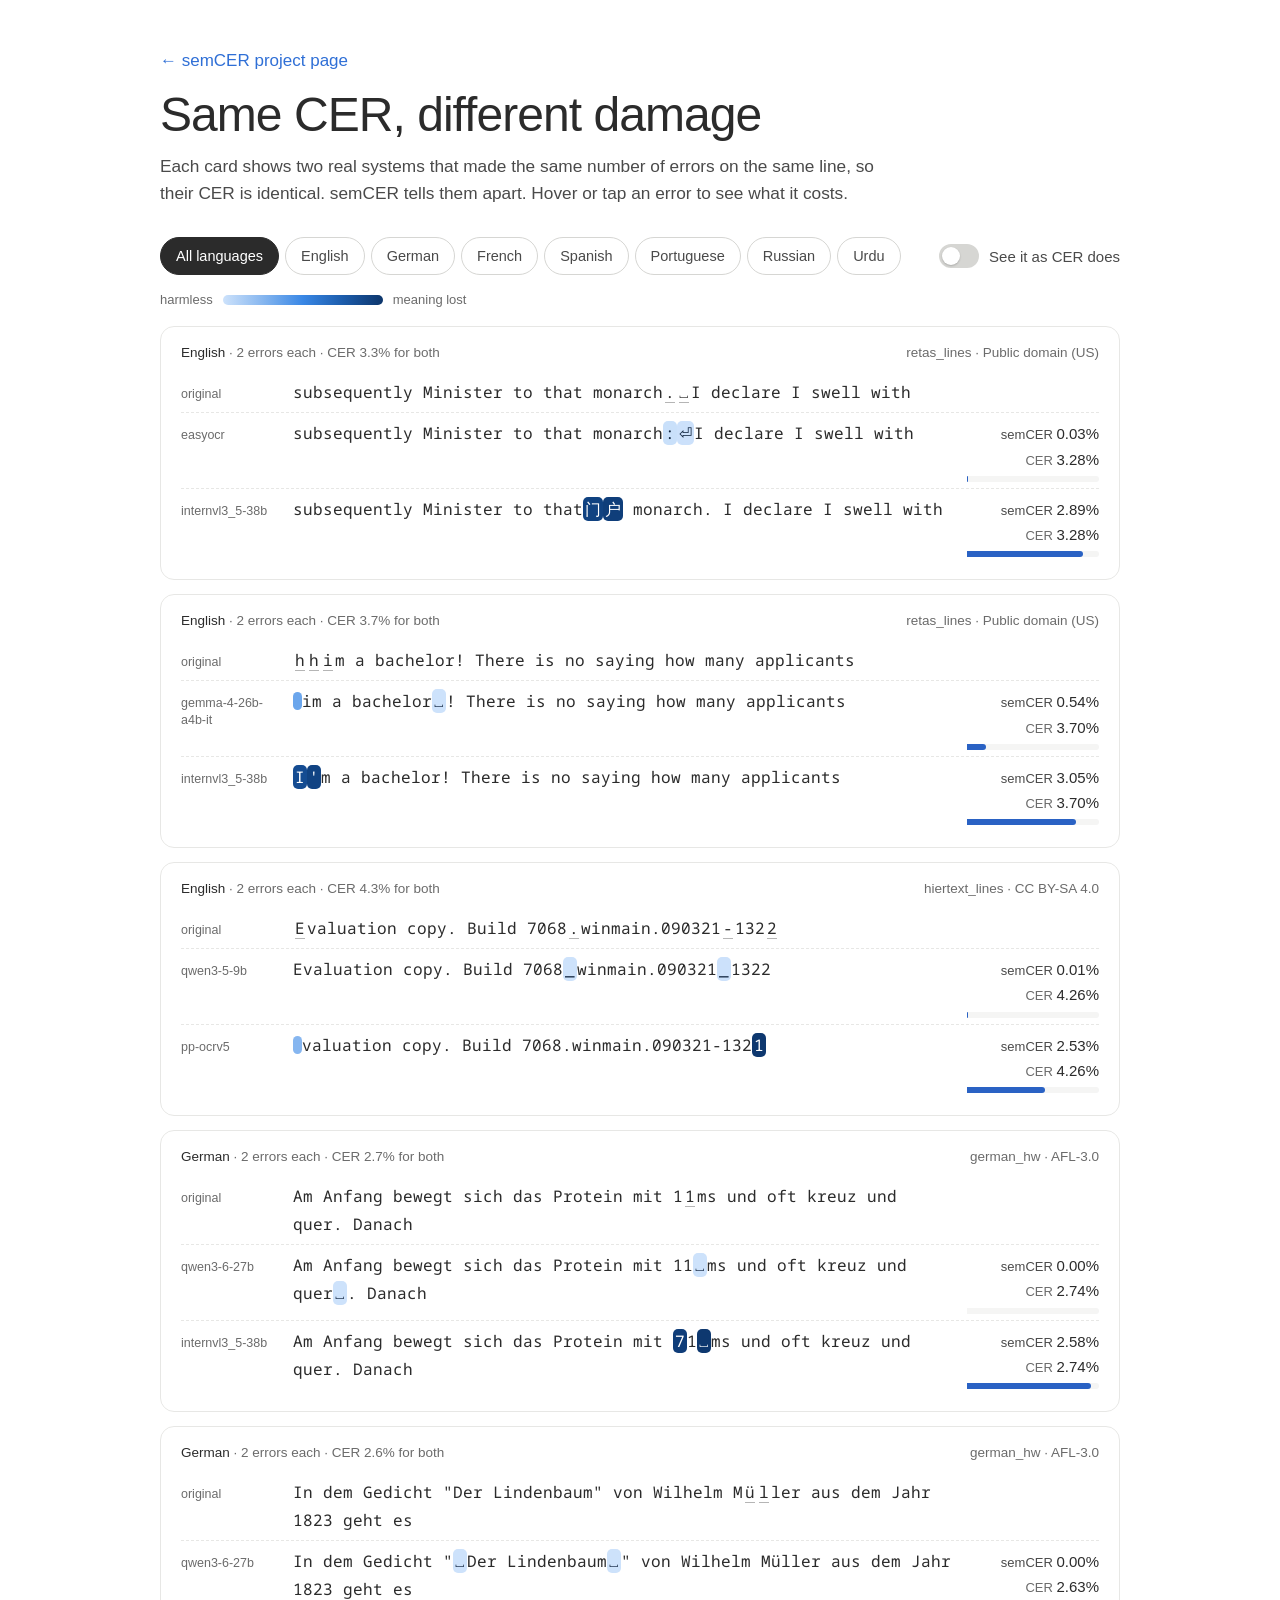
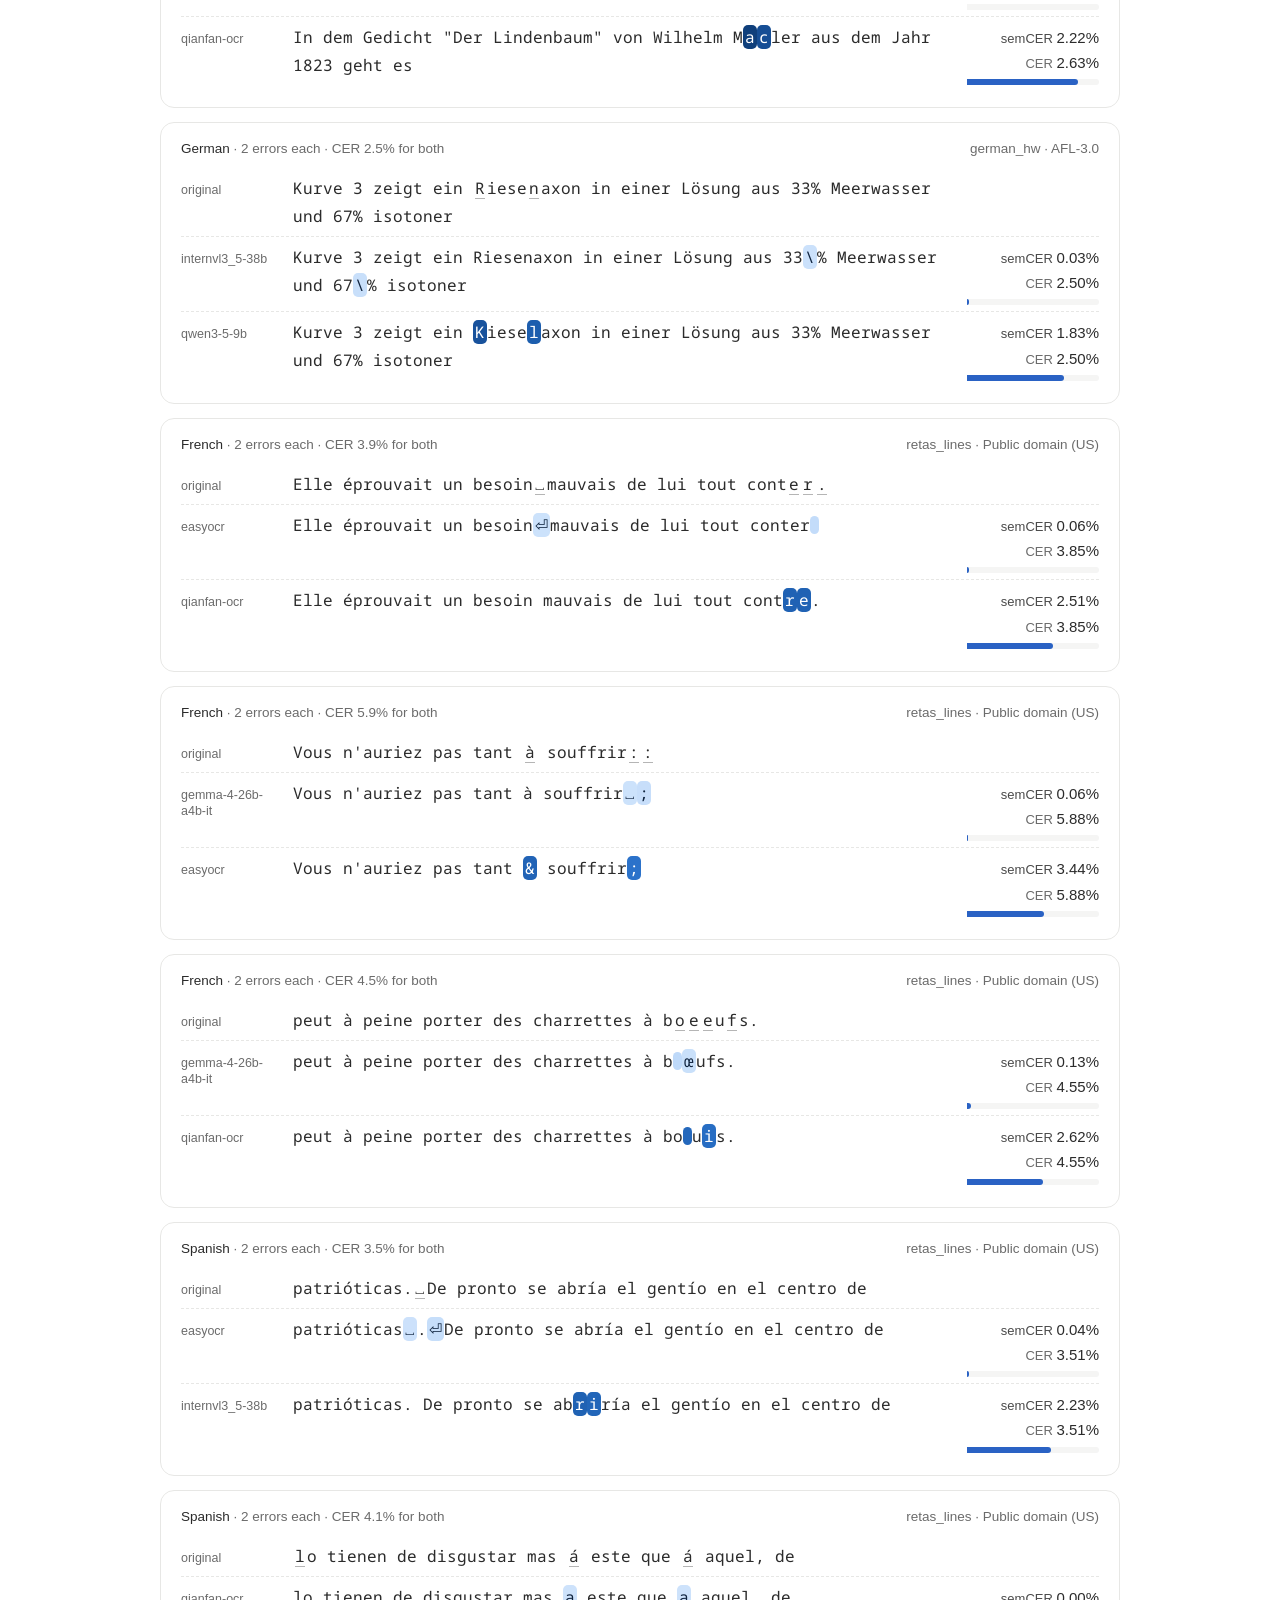
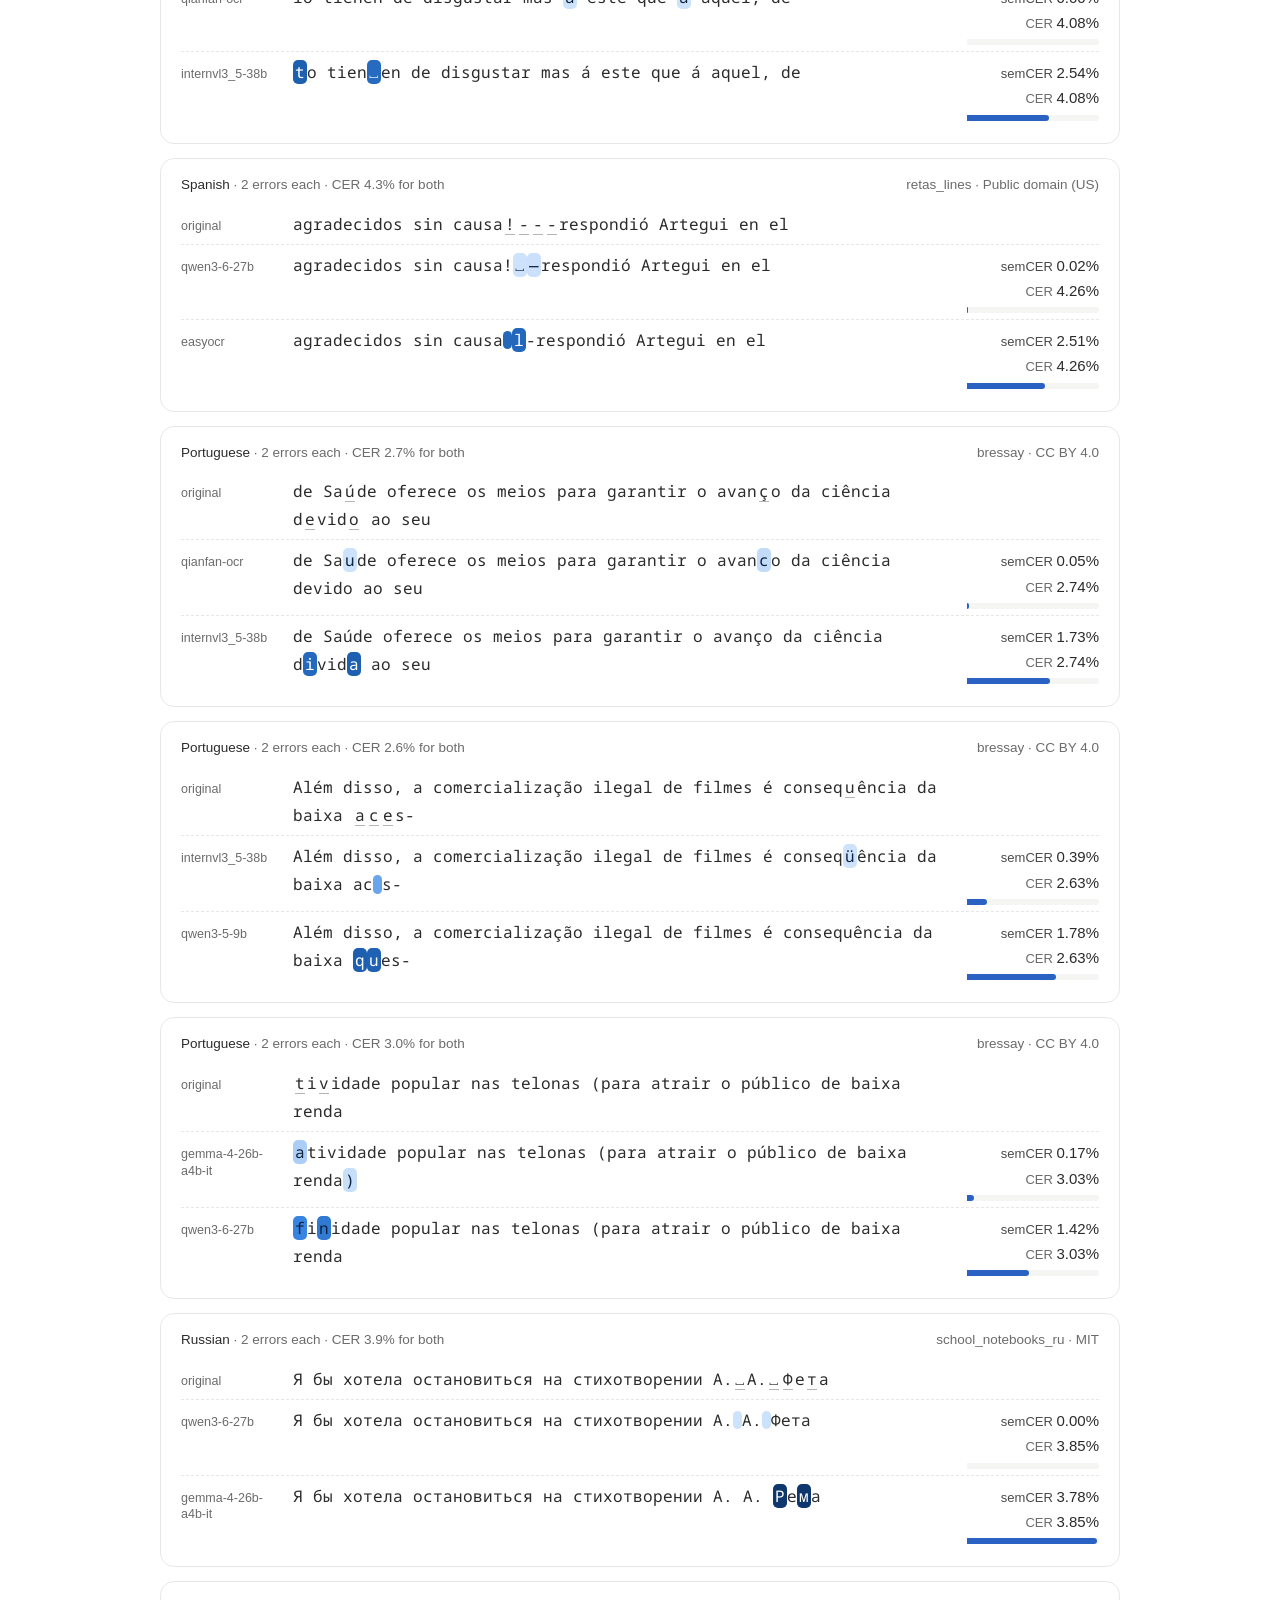
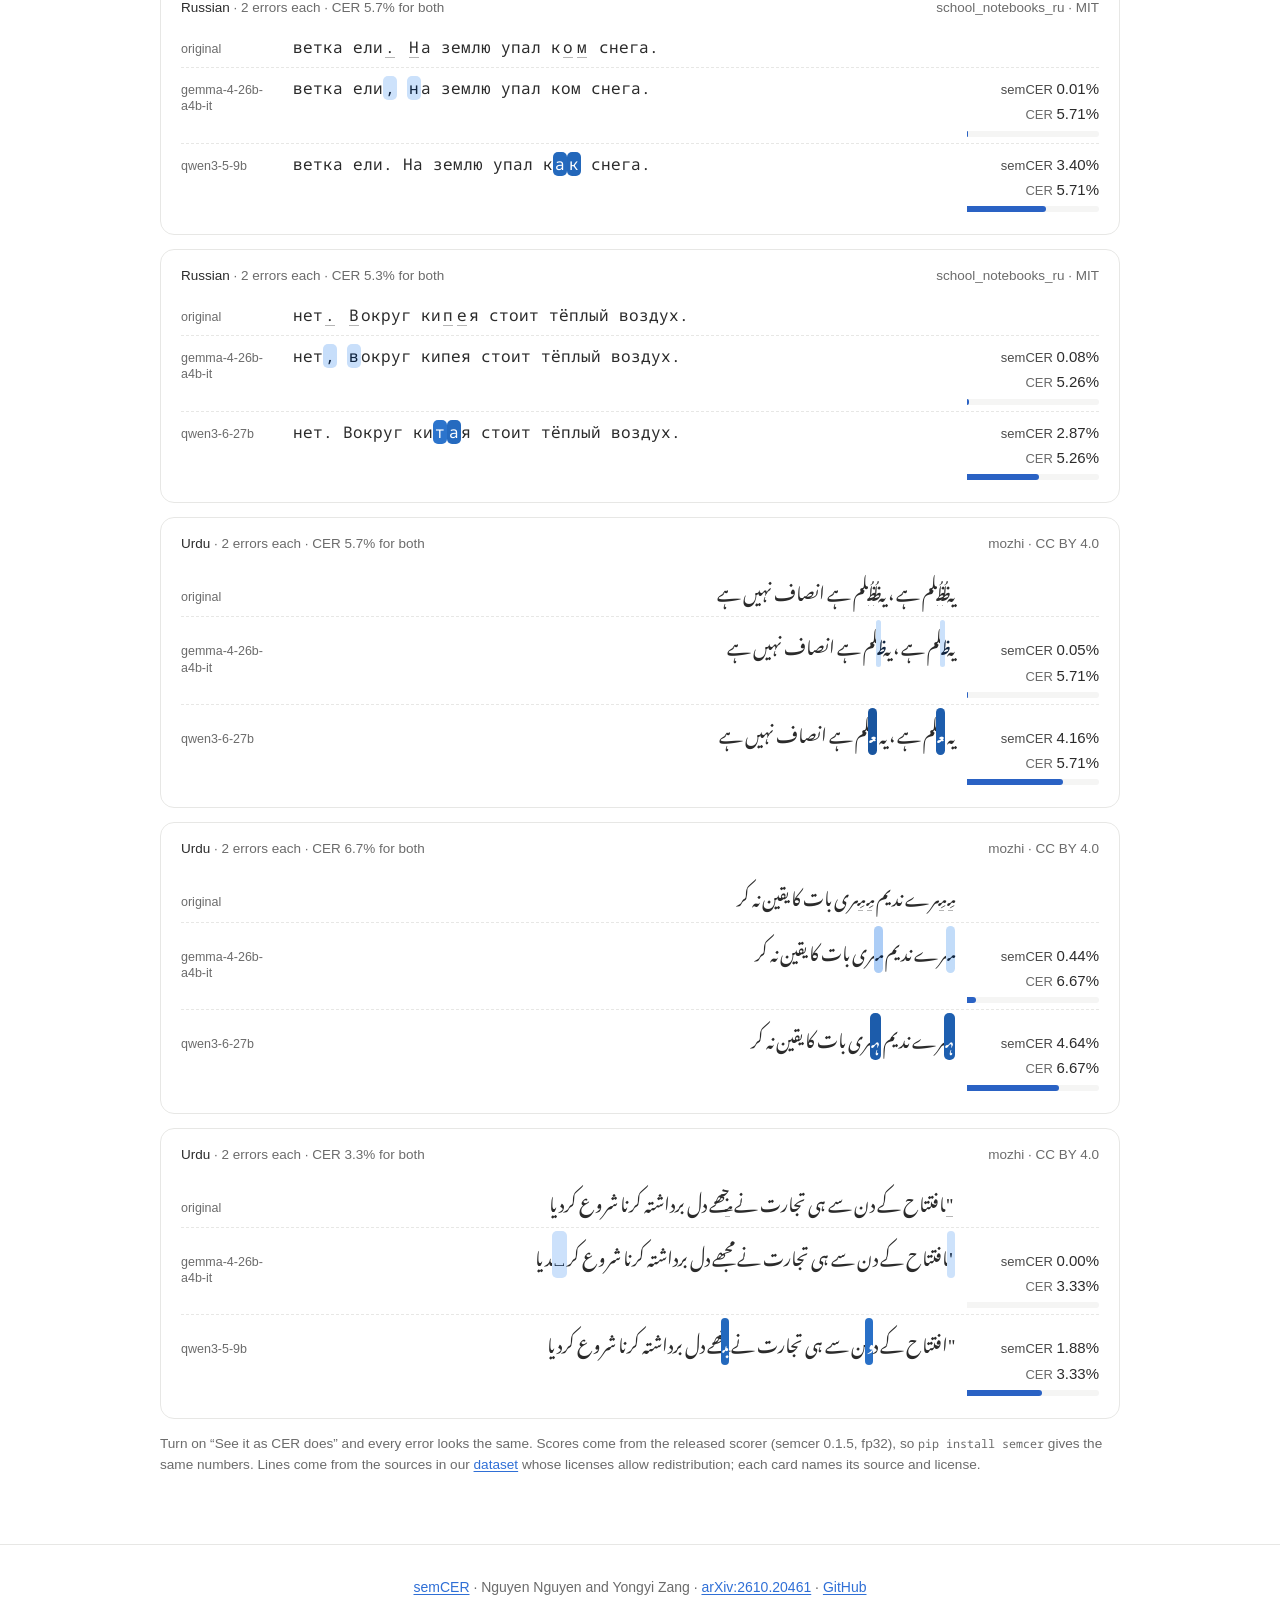
<file: site/gallery.html>
<!doctype html>
<html lang="en">
<head>
  <meta charset="utf-8">
  <meta name="viewport" content="width=device-width, initial-scale=1">
  <title>Same CER, different damage · semCER</title>
  <meta name="description" content="Real OCR and VLM transcriptions that tie on CER but not on damage, scored by the released semCER scorer.">
  <meta property="og:type" content="website">
  <meta property="og:title" content="Same CER, different damage · semCER">
  <meta property="og:image" content="https://nguyenx2t.github.io/semcer/static/img/social.png">
  <meta name="twitter:card" content="summary_large_image">
  <link rel="preconnect" href="https://fonts.googleapis.com">
  <link rel="preconnect" href="https://fonts.gstatic.com" crossorigin>
  <link rel="preload" href="https://fonts.googleapis.com/css2?family=Google+Sans:wght@400;500;700&family=Noto+Sans+Mono:wght@400;500&family=Noto+Nastaliq+Urdu&display=swap" as="style" onload="this.onload=null;this.rel='stylesheet'">
  <noscript><link rel="stylesheet" href="https://fonts.googleapis.com/css2?family=Google+Sans:wght@400;500;700&family=Noto+Sans+Mono:wght@400;500&family=Noto+Nastaliq+Urdu&display=swap"></noscript>
  <link rel="icon" href="static/img/favicon.svg">
  <link rel="apple-touch-icon" href="static/img/apple-touch-icon.png">
  <link rel="stylesheet" href="static/css/style.css">
</head>
<body>

<section class="hero small">
  <div class="container">
    <p class="crumb"><a href="index.html#play">← semCER project page</a></p>
    <h1 class="publication-title">Same CER, different damage</h1>
    <p class="section-intro">Each card shows two real systems that made the same number of errors on the same line, so their CER is identical. semCER tells them apart. Hover or tap an error to see what it costs.</p>
  </div>
</section>

<section class="section tight" id="gallery">
  <div class="container">
    <div class="gallery-bar">
      <div class="chips" id="filters" role="group" aria-label="Filter by language"></div>
      <label class="switch"><input type="checkbox" id="cer-view"><span></span>See it as CER does</label>
    </div>
    <div class="scale" aria-hidden="true"><span>harmless</span><span class="ramp"></span><span>meaning lost</span></div>
    <div class="cards" id="cards"></div>
    <p class="fine">Turn on “See it as CER does” and every error looks the same. Scores come from the released scorer (semcer 0.1.5, fp32), so <code>pip install semcer</code> gives the same numbers. Lines come from the sources in our <a href="https://huggingface.co/datasets/nguyenx2t/semcer-judged-edits">dataset</a> whose licenses allow redistribution; each card names its source and license.</p>
  </div>
</section>

<footer class="footer">
  <div class="container">
    <p><a href="index.html">semCER</a> · Nguyen Nguyen and Yongyi Zang · <a href="https://arxiv.org/abs/2610.20461">arXiv:2610.20461</a> · <a href="https://github.com/nguyenx2t/semcer">GitHub</a></p>
  </div>
</footer>

<script src="static/js/main.js"></script>
</body>
</html>
</file>
<file: site/static/css/style.css>
/* semCER project page. Light, in the Nerfies / Bulma idiom: Google Sans throughout,
   a 960px reading column, light and dark bands. One colour rule everywhere:
   blue = semCER, grey = CER, red = the error itself. */
:root {
  --text: #4a4a4a;
  --strong: #2b2b2b;
  --muted: #6b6b6b;
  --line: #e7e7e5;
  --light: #f5f5f4;
  --link: #2f6fd6;
  --author: #0a6bb8;
  --accent: #2a62c4;        /* semCER */
  --accent-ink: #1b4ea3;
  --teal: #0f9a94;
  --cer: #8d8d86;           /* CER, for bars and marks */
  --cer-ink: #696963;       /* CER, for text: 5:1 on white */
  --edit: #d0342c;          /* the error */
  --sans: "Google Sans", -apple-system, BlinkMacSystemFont, "Segoe UI", Roboto, "Noto Sans", sans-serif;
  --mono: "Noto Sans Mono", ui-monospace, "SF Mono", Menlo, Consolas, monospace;
  color-scheme: light;
}

* { box-sizing: border-box; }
html { scroll-behavior: smooth; -webkit-text-size-adjust: 100%; }
body { margin: 0; background: #fff; color: var(--text); font: 17px/1.55 var(--sans); -webkit-font-smoothing: antialiased; }
a { color: var(--link); text-decoration: none; }
a:hover { text-decoration: underline; }
code { font-family: var(--mono); font-size: .86em; }
b, strong { color: var(--strong); font-weight: 500; }
button { font-family: inherit; }
.c-sem { color: var(--accent); font-weight: 700; }
.c-cer { color: var(--cer-ink); font-weight: 700; }
:focus-visible { outline: 2px solid var(--accent); outline-offset: 2px; }

/* ---------- layout ---------- */
.container { max-width: 960px; margin: 0 auto; }
.container.wide { max-width: 1140px; }
.section { padding: 3.5rem 1.25rem; }
.section.tight-top { padding-top: 1.5rem; }
.hero { padding: 3rem 1.25rem; }
.hero.is-dark { background: #1d1d1c; color: #cfcfcb; }
.hero.small { padding-bottom: .5rem; }
.title { color: var(--strong); font-weight: 500; line-height: 1.15; margin: 0 0 1.25rem; font-size: 2rem; letter-spacing: -.01em; }
.title.is-3 { font-size: clamp(1.7rem, 3.4vw, 2.3rem); text-align: center; }
.title.light { color: #fff; }
.kicker { font-size: 13px; font-weight: 700; letter-spacing: .14em; text-transform: uppercase; color: var(--accent); margin: 0 0 .5rem; text-align: center; }
.kicker.light { color: #8fb3f2; }
.section-intro { text-align: center; max-width: 640px; margin: -0.4rem auto 2rem; font-size: 1.08rem; }
.fine { color: var(--muted); font-size: .85rem; }

/* ---------- title block ---------- */
.top { text-align: center; padding: 3.25rem 1.25rem 1.25rem; }
.publication-title { color: var(--strong); font-weight: 500; font-size: clamp(2.2rem, 6vw, 3.6rem); line-height: 1.05; margin: 0; letter-spacing: -.02em; }
.publication-sub { font-size: clamp(1.05rem, 2.2vw, 1.45rem); color: var(--text); margin: .5rem 0 1rem; }
.publication-authors { font-size: 1.15rem; color: var(--author); margin-bottom: 1.1rem; }
.author-block { display: inline-block; margin: 0 .45em; }
.publication-links { display: flex; flex-wrap: wrap; justify-content: center; gap: .5rem; }
.button { display: inline-flex; align-items: center; gap: .45em; min-height: 44px; padding: 0 1.05em; border-radius: 9999px; border: 0; background: var(--strong); color: #fff; font-size: 1rem; cursor: pointer; transition: background .15s, transform .15s; }
.button:hover { background: #111; text-decoration: none; transform: translateY(-1px); }
.button svg { width: 1.25em; height: 1.25em; }
.button .emoji { font-size: 1.05em; line-height: 1; }
.publication-links .button { background: #fff; color: var(--strong); box-shadow: inset 0 0 0 1.5px #dcdcd9, 0 1px 2px rgb(0 0 0 / .05); }
.publication-links .button:hover { background: #fafaf9; box-shadow: inset 0 0 0 1.5px #bdbdb8, 0 4px 12px rgb(0 0 0 / .08); }
.button.ghost { background: #fff; color: var(--strong); box-shadow: inset 0 0 0 1.5px #d6d6d3; }
.button.ghost[aria-expanded="true"] { box-shadow: inset 0 0 0 1.5px var(--strong); }
.container.narrow { max-width: 820px; }
.abstract-sec { padding-top: 2.5rem; padding-bottom: 1rem; }
.abstract-text p { margin: 0; text-align: justify; font-size: 1.02rem; line-height: 1.65; }
.claim { font-size: clamp(1.15rem, 2.6vw, 1.5rem); line-height: 1.4; color: var(--text); margin: 1.75rem auto 0; }
.crumb { margin: 0 0 1rem; }

/* ---------- 1. demo ---------- */
.teaser { padding-top: .5rem; }
.play { background: #fff; border: 1px solid var(--line); border-radius: 20px; padding: 24px 28px 18px; box-shadow: 0 2px 4px rgb(0 0 0 / .03), 0 24px 60px -12px rgb(0 0 0 / .12); }
.play-head { display: flex; justify-content: space-between; align-items: center; gap: 14px; flex-wrap: wrap; }
.play-title { font-size: 1.55rem; font-weight: 500; color: var(--strong); margin: 0; }
.play-intro { margin: .4rem 0 .8rem; font-size: 1.05rem; }
.howto { list-style: none; margin: 0 0 1.1rem; padding: 0; display: flex; flex-wrap: wrap; gap: 8px; }
.howto li { display: flex; align-items: center; gap: 8px; font-size: 14.5px; color: var(--muted); background: var(--light); border-radius: 9999px; padding: 6px 14px 6px 6px; transition: background .25s, color .25s; }
.howto li span { display: inline-grid; place-items: center; width: 24px; height: 24px; border-radius: 50%; background: #fff; color: var(--muted); font-size: 12.5px; font-weight: 700; transition: background .25s, color .25s; }
.howto li em { font-style: normal; }
.howto li.now { background: #eaf1fc; color: var(--strong); }
.howto li.now span { background: var(--accent); color: #fff; }
.tools-lbl { font-size: 14px; color: var(--muted); }
.pl-ref.nudge .g:not(.sp)::after { animation: nudge 2.4s ease-in-out infinite; }
.pl-ref.nudge .w:nth-child(odd) .g::after { animation-delay: .3s; }
@keyframes nudge { 0%, 100% { background: transparent; } 50% { background: #b9cff3; } }
.play-stage { display: grid; grid-template-columns: 1.65fr 1fr; gap: 26px; align-items: start; }
.play-stage > * { min-width: 0; }
.pl-row { display: grid; grid-template-columns: 92px 1fr; align-items: center; gap: 10px; }
.lbl { font-size: 12px; font-weight: 700; letter-spacing: .08em; text-transform: uppercase; color: var(--muted); }
.pl-ref, .pl-hyp { font: 400 clamp(21px, 2.6vw, 29px)/1.55 var(--mono); color: var(--strong); }
.pl-ref { display: flex; flex-wrap: wrap; align-items: flex-start; }
.pl-ref .w { display: inline-flex; white-space: nowrap; }
.pl-ref .g { font: inherit; color: inherit; background: none; border: 0; padding: 3px 1px 8px; margin: 0; min-height: 44px; min-width: .62em; cursor: pointer; border-radius: 7px; position: relative; transition: background .12s, transform .12s; }
.pl-ref .g::after { content: ""; position: absolute; left: 2px; right: 2px; bottom: 3px; height: 3px; border-radius: 2px; background: transparent; transition: background .25s, height .2s; }
.pl-ref .g.heat::after { background: var(--heat); height: 6px; }
.pl-ref .g:hover { background: var(--light); }
.pl-ref .g.sel { background: var(--strong); color: #fff; }
.pl-gloss { margin: 0 0 0 102px; color: var(--muted); font-style: italic; font-size: .95rem; }
.pl-opts { min-height: 56px; display: flex; flex-wrap: wrap; align-items: center; gap: 8px; margin: 10px 0 10px 102px; }
.pl-opts .hint { color: var(--muted); margin-right: 4px; }
.opt { font: 21px var(--mono); min-width: 48px; height: 48px; padding: 0 12px; border-radius: 12px; border: 1.5px solid var(--line); background: #fff; color: var(--strong); cursor: pointer; transition: transform .12s, border-color .12s; }
.opt:hover { transform: translateY(-2px); border-color: var(--strong); }
.opt.on { border-color: var(--strong); background: var(--strong); color: #fff; }
.del-glyph { font-size: 13px; font-family: var(--sans); }
.pl-hyp { min-height: 1.55em; overflow-wrap: anywhere; }
.e { border-radius: 5px; padding: 0 2px; }
.pl-hyp .e.del { display: inline-block; width: .5em; height: 1.1em; vertical-align: -0.15em; }
.pop { animation: pop .38s cubic-bezier(.2,1.5,.4,1) both; display: inline-block; }
@keyframes pop { from { transform: scale(.4); opacity: 0; } to { transform: none; opacity: 1; } }
.meters { display: grid; gap: 14px; background: var(--light); border-radius: 14px; padding: 18px; }
.meter-top, .gauge-top { display: flex; justify-content: space-between; align-items: baseline; font-size: 14px; }
.meter-top b, .gauge-top b { font-size: 25px; font-weight: 500; color: var(--strong); font-variant-numeric: tabular-nums; }
.meter-track { height: 12px; background: #fff; border-radius: 0 6px 6px 0; margin: 6px 0 4px; overflow: hidden; }
.meter-fill { height: 100%; width: 0; border-radius: 0 6px 6px 0; transition: width .6s cubic-bezier(.2,.8,.2,1); }
.meter-fill.cer { background: var(--cer); }
.meter-fill.sem { background: var(--accent); }
.meter small { color: var(--muted); font-size: 12.5px; }
.gauge-track { position: relative; display: grid; grid-template-columns: 1fr 2fr 1fr; height: 30px; margin-top: 8px; border-radius: 8px; background: linear-gradient(90deg, #cde2fb, #86b6ef 30%, #3987e5 55%, #1c5cab 78%, #0d366b); }
.gz { font-size: 11px; color: #10243f; display: grid; place-items: center; text-align: center; line-height: 1.1; padding: 0 2px; }
.gz.z3 { color: #fff; }
.gz + .gz { border-left: 1.5px solid rgb(255 255 255 / .75); }
.gauge-needle { position: absolute; top: -6px; bottom: -6px; width: 4px; margin-left: -2px; background: var(--strong); border-radius: 2px; box-shadow: 0 0 0 2px #fff; left: 0; opacity: 0; transition: left .7s cubic-bezier(.2,1.2,.3,1), opacity .2s; }
.gauge-lvl { margin-top: 10px; font-size: 18px; font-weight: 500; color: var(--strong); }
.gauge-lvl[data-level="meaning lost"] { color: var(--accent-ink); }
.play-tools { display: flex; flex-wrap: wrap; gap: 8px; align-items: center; margin: 18px 0 2px; }
.tools-end { display: flex; gap: 8px; margin-left: auto; flex-wrap: wrap; }
.tool { font-size: 15px; cursor: pointer; min-height: 44px; padding: 0 16px; border-radius: 9999px; border: 1px solid #d6d6d3; background: #fff; color: var(--strong); display: inline-flex; align-items: center; transition: border-color .12s, transform .12s; }
.tool:hover { border-color: var(--strong); transform: translateY(-1px); text-decoration: none; }
.tool-go { background: var(--strong); color: #fff; border-color: var(--strong); }
.tool-go:hover { background: #111; }

/* chips, segmented control, switch */
.chips { display: flex; flex-wrap: wrap; gap: 6px; }
.chip { font-size: 14.5px; cursor: pointer; min-height: 38px; padding: 0 15px; border-radius: 9999px; border: 1px solid #d6d6d3; background: #fff; color: var(--text); }
.chip[aria-pressed="true"] { background: var(--strong); color: #fff; border-color: var(--strong); }
.seg { display: inline-flex; background: var(--light); border-radius: 9999px; padding: 4px; }
.seg button { font-size: 15px; border: 0; background: none; color: var(--text); min-height: 40px; padding: 0 18px; border-radius: 9999px; cursor: pointer; transition: background .2s, color .2s; }
.seg button[aria-pressed="true"] { background: #fff; color: var(--strong); box-shadow: 0 1px 3px rgb(0 0 0 / .12); }
.switch { display: inline-flex; align-items: center; gap: 10px; font-size: 15px; cursor: pointer; user-select: none; min-height: 44px; }
.switch input { position: absolute; opacity: 0; width: 1px; height: 1px; }
.switch span { width: 40px; height: 24px; border-radius: 12px; background: #d6d6d3; position: relative; transition: background .2s; flex: none; }
.switch span::after { content: ""; position: absolute; left: 3px; top: 3px; width: 18px; height: 18px; border-radius: 50%; background: #fff; transition: transform .2s; box-shadow: 0 1px 2px rgb(0 0 0 / .2); }
.switch input:checked + span { background: var(--accent); }
.switch input:checked + span::after { transform: translateX(16px); }
.switch input:focus-visible + span { outline: 2px solid var(--accent); outline-offset: 2px; }

/* ---------- 2. method: the receipt ---------- */
.price { border: 1px solid var(--line); border-radius: 20px; padding: 20px 24px 22px; box-shadow: 0 20px 50px -20px rgb(0 0 0 / .14); }
.price-bar { display: flex; justify-content: space-between; align-items: center; gap: 12px; flex-wrap: wrap; margin-bottom: 18px; }
.price-total { text-align: right; line-height: 1.1; }
.price-total span { font-size: 14px; color: var(--muted); }
.price-total b { font-size: 34px; font-weight: 500; color: var(--cer); font-variant-numeric: tabular-nums; transition: color .3s; }
.price[data-mode="sem"] .price-total b { color: var(--accent); }
.price-total small { display: block; font-family: var(--mono); font-size: 12px; color: var(--muted); margin-top: 4px; }
.pr-scroll { overflow-x: auto; padding-bottom: 6px; scrollbar-width: thin; }
@media (max-width: 820px) { .pr-scroll { mask-image: linear-gradient(90deg, transparent, #000 8%, #000 92%, transparent); } }
.pr-line { display: grid; grid-template-columns: repeat(var(--cols), minmax(17px, 1fr)); grid-template-rows: 30px auto auto 44px; row-gap: 2px; column-gap: 1px; min-width: 640px; font-family: var(--mono); }
.pc { text-align: center; font-size: 19px; line-height: 1.6; color: var(--strong); border-radius: 4px; }
.pc.gap { color: #c4c4c0; }
.pc.ws { color: #b4b4af; }
.pc.hit { background: #fde9e7; color: var(--edit); font-weight: 500; }
.pin { display: inline-grid; place-items: center; width: 24px; height: 24px; border-radius: 50%; background: var(--edit); color: #fff; font: 700 12.5px var(--sans); justify-self: center; align-self: center; }
.tag { position: relative; margin-top: 8px; height: 30px; border-radius: 6px; perspective: 400px; font: 700 12.5px var(--sans); }
.tag span { position: absolute; inset: 0; display: grid; place-items: center; border-radius: 6px; backface-visibility: hidden; transition: transform .55s cubic-bezier(.3,1.4,.4,1); }
.tag .tag-cer { background: var(--cer); color: #fff; }
.tag .tag-sem { background: var(--sev); color: var(--ink); transform: rotateX(180deg); }
.price[data-mode="sem"] .tag .tag-cer { transform: rotateX(-180deg); }
.price[data-mode="sem"] .tag .tag-sem { transform: rotateX(0); }
.tag:nth-of-type(2n) span { transition-delay: .06s; }
.pr-notes { list-style: none; margin: 18px 0 0; padding: 0; display: grid; grid-template-columns: 1fr 1fr; gap: 10px 22px; }
.pr-notes li { display: grid; grid-template-columns: 26px 1fr auto; gap: 10px; align-items: start; padding: 10px 0; border-top: 1px solid var(--line); }
.pr-notes .pin { margin-top: 1px; }
.pr-notes b { display: block; font-family: var(--mono); font-size: 15px; }
.pr-notes p { margin: 2px 0 0; font-size: .95rem; }
.np { font-weight: 700; font-size: 15px; font-variant-numeric: tabular-nums; min-width: 44px; text-align: right; }
.np-cer { color: var(--cer); }
.np-sem { color: var(--accent); display: none; }
.price[data-mode="sem"] .np-cer { display: none; }
.price[data-mode="sem"] .np-sem { display: inline; }

/* ---------- 3. results ---------- */
.split { display: grid; grid-template-columns: 1fr 1.6fr; gap: 44px; align-items: center; padding: 2.25rem 0; }
.split > * { min-width: 0; }
.split.reverse { grid-template-columns: 1.6fr 1fr; }
.split.reverse .split-text { order: 2; }
.split + .split, .split + .wide-block { border-top: 1px solid var(--line); }
.split-text h3, .wide-text h3 { font-size: 1.75rem; font-weight: 500; line-height: 1.2; color: var(--strong); margin: 12px 0 10px; letter-spacing: -.01em; }
.split-text p, .wide-text p { font-size: 1.05rem; margin: 0 0 .8rem; }
.wide-block { padding: 2.25rem 0 0; }
.wide-text { max-width: 700px; margin: 0 auto 1.25rem; text-align: center; }
.fn { display: inline-grid; place-items: center; width: 32px; height: 32px; border-radius: 50%; background: var(--strong); color: #fff; font-size: 14px; font-weight: 700; }
.chart-card { border: 1px solid var(--line); border-radius: 16px; padding: 14px 16px 12px; background: #fff; }
.chart-bar { display: flex; justify-content: space-between; align-items: center; gap: 10px; flex-wrap: wrap; margin-bottom: 6px; }
.chart { width: 100%; }
.chart-review { min-height: 300px; }
.chart-title { margin: 6px 0 0; font-size: 14px; font-weight: 500; color: var(--strong); text-align: center; }
.sys-grid { display: grid; grid-template-columns: 1.3fr 1fr; gap: 6px; }
.sys-grid > * { min-width: 0; }
.keys { display: flex; flex-wrap: wrap; gap: 2px 10px; margin: 4px 0; }
.key { font-size: 13.5px; display: inline-flex; align-items: center; gap: 7px; min-height: 32px; padding: 0 8px; border-radius: 6px; border: 0; background: none; color: var(--text); cursor: pointer; }
.key:hover:not(.static) { background: var(--light); }
.key.static { cursor: default; padding: 0; }
.key i { display: inline-block; width: 18px; height: 4px; border-radius: 2px; }
.key:not(.on):not(.static) { opacity: .4; text-decoration: line-through; }
i.ring { display: inline-block; width: 12px !important; height: 12px !important; border-radius: 50% !important; border: 2.5px solid var(--strong); background: #fff; vertical-align: -1px; margin-right: 6px; }
i.dot-key { display: inline-block; width: 12px !important; height: 12px !important; border-radius: 50% !important; background: var(--accent); vertical-align: -1px; margin-right: 6px; }
i.shape { display: inline-block; width: 11px !important; height: 11px !important; background: var(--c); margin-right: 6px; vertical-align: -1px; }
i.shape.circle { border-radius: 50%; }
i.shape.square { border-radius: 2px; }
i.shape.diamond { transform: rotate(45deg) scale(.85); }
.readout { font-size: 15px; background: var(--light); border-radius: 10px; padding: 10px 14px; margin-top: 8px; min-height: 48px; }
.readout .muted { color: var(--muted); }
.ro-items { display: flex; flex-wrap: wrap; gap: 4px 18px; margin-top: 2px; }
.ex { font-family: var(--mono); font-size: 14px; color: var(--strong); margin-left: 4px; }
.ex s, .lw s { color: var(--muted); text-decoration-color: var(--edit); }
.u-legend { display: none; }

/* result 1: lanes of real errors */
.lanes { display: grid; gap: 8px; margin-top: 6px; }
.lanes-head { margin: 0; font-size: 14px; color: var(--muted); }
.lane { border-radius: 10px; padding: 8px 10px; background: var(--light); }
.lane-head { display: flex; justify-content: space-between; font-size: 14px; color: var(--strong); font-weight: 500; }
.lane.sem .lane-head b { color: var(--accent); }
.lane.cer .lane-head b { color: var(--cer); }
.lane ol { list-style: none; margin: 6px 0 0; padding: 0; display: flex; gap: 6px; flex-wrap: wrap; min-height: 42px; }
.lane li { flex: 1 1 0; min-width: 0; background: #fff; border-radius: 8px; padding: 5px 8px 6px; animation: rise .3s ease both; }
.lw { display: block; font: 13.5px var(--mono); color: var(--strong); white-space: nowrap; overflow: hidden; text-overflow: ellipsis; }
.lr { display: block; height: 4px; background: var(--line); border-radius: 2px; margin-top: 5px; overflow: hidden; }
.lr i { display: block; height: 100%; width: calc(var(--r) * 100%); background: var(--edit); }
.lanes-key { margin: 0; font-size: 12.5px; color: var(--muted); display: flex; align-items: center; gap: 6px; }
.lanes-key i { width: 18px; height: 4px; border-radius: 2px; background: var(--edit); display: inline-block; }
@keyframes rise { from { opacity: 0; transform: translateY(4px); } to { opacity: 1; transform: none; } }

/* result 2: agreement bars */
.agree { border: 1px solid var(--line); border-radius: 16px; padding: 16px 20px; }
.agree-legend { display: flex; gap: 18px; font-size: 13.5px; margin-bottom: 6px; }
.sw { display: inline-block; width: 12px; height: 12px; border-radius: 3px; margin-right: 6px; vertical-align: -1px; }
.sw-sem { background: var(--accent); } .sw-cer { background: var(--cer); }
.agree-row { padding: 10px 0; border-top: 1px solid var(--line); }
.agree-row:first-of-type { border-top: 0; }
.agree-lang { font-weight: 500; color: var(--strong); font-size: 15px; margin-bottom: 6px; display: flex; justify-content: space-between; }
.agree-lang small { font-weight: 400; color: var(--muted); }
.bar { display: grid; grid-template-columns: 1fr 44px; align-items: center; gap: 8px; margin: 4px 0; }
.bar .fill-wrap { height: 12px; background: var(--light); border-radius: 0 4px 4px 0; }
.bar .fill { height: 100%; border-radius: 0 4px 4px 0; width: 0; transition: width .9s cubic-bezier(.2,.8,.2,1); }
.bar .fill.sem { background: var(--accent); } .bar .fill.cer { background: var(--cer); }
.bar .v { font-size: 14px; font-variant-numeric: tabular-nums; text-align: right; color: var(--strong); }

/* ---------- 4. use ---------- */
.stats { display: grid; grid-template-columns: repeat(3, 1fr); gap: 12px; margin-bottom: 26px; }
.stat { background: #2a2a29; border-radius: 14px; padding: 18px 16px; text-align: center; }
.stat-n { display: block; font-size: 2.1rem; font-weight: 500; line-height: 1.1; color: #fff; }
.stat-l { display: block; color: #a9a9a4; font-size: 14px; margin-top: 6px; }
.code-out { display: grid; grid-template-columns: 1.15fr 1fr; gap: 16px; align-items: start; }
.code-out > * { min-width: 0; }
.code-lbl { font-size: 12px; font-weight: 700; letter-spacing: .08em; text-transform: uppercase; color: #8f8f8a; margin: 0 0 6px; }
pre { position: relative; border-radius: 12px; padding: 1.1em 1.3em; overflow-x: auto; font: 14px/1.6 var(--mono); margin: 0 0 10px; background: var(--light); color: var(--strong); }
pre code { font-size: inherit; }
.is-dark pre { background: #2a2a29; color: #e9e9e4; }
.is-dark pre.output { background: #0f0f0e; color: #b9f3c8; white-space: pre-wrap; overflow-wrap: anywhere; }
pre.shell { padding-top: .75em; padding-bottom: .75em; }
.copy { position: absolute; top: 8px; right: 8px; font-size: 12px; min-height: 30px; padding: 0 10px; border-radius: 6px; border: 1px solid #d6d6d3; background: #fff; color: var(--text); cursor: pointer; }
.is-dark .copy { background: #3a3a38; border-color: #4a4a47; color: #ddd; }
.out-note { font-size: .98rem; color: #bdbdb8; margin: 4px 0 0; }
.out-note b { color: #fff; }
.is-dark .c-cer { color: #b9b9b2; }
.is-dark .c-sem { color: #8fb3f2; }

/* ---------- gallery page ---------- */
.hero.small .publication-title { font-size: clamp(2rem, 5vw, 3rem); margin-bottom: .75rem; }
.hero.small .section-intro { text-align: left; margin: 0; max-width: 720px; }
#gallery { padding-top: 1.25rem; }
.gallery-bar { display: flex; justify-content: space-between; align-items: center; gap: 12px; flex-wrap: wrap; margin-bottom: 12px; }
.scale { display: flex; align-items: center; gap: 10px; font-size: 13px; color: var(--muted); margin-bottom: 16px; }
.scale .ramp { width: 160px; height: 10px; border-radius: 5px; background: linear-gradient(90deg, #cde2fb, #86b6ef, #3987e5, #1c5cab, #0d366b); }
.cards { display: grid; gap: 14px; }
.card { background: #fff; border: 1px solid var(--line); border-radius: 14px; padding: 16px 20px; animation: rise .3s ease both; }
.card-head { display: flex; justify-content: space-between; gap: 12px; font-size: 13.5px; color: var(--muted); margin-bottom: 8px; flex-wrap: wrap; }
.row { display: grid; grid-template-columns: 100px 1fr 132px; gap: 12px; align-items: baseline; padding: 6px 0; }
.row + .row { border-top: 1px dashed var(--line); }
.row .who { font-size: 12.5px; color: var(--muted); overflow-wrap: anywhere; line-height: 1.3; }
.row .txt { font: 16px/1.75 var(--mono); color: var(--strong); overflow-wrap: anywhere; }
.row .txt[lang="ur"] { font-family: "Noto Nastaliq Urdu", var(--sans); font-size: 18px; line-height: 2.3; }
.row .sc { font-size: 13px; text-align: right; font-variant-numeric: tabular-nums; display: grid; gap: 2px; }
.row .sc b { font-size: 15px; }
.row .e { cursor: help; padding: 1px 2px; }
.row .e.del { display: inline-block; min-width: 9px; height: 1.15em; vertical-align: -0.2em; }
.row .e.ref { background: none; text-decoration: underline; text-decoration-color: #b5b5b5; text-underline-offset: 4px; cursor: default; }
.row .e:not(.ref) { background: var(--sev); color: var(--ink); transition: background .35s, color .35s; }
.cer-view .e:not(.ref) { background: var(--cer); color: #fff; }
.sc-meter { display: block; height: 6px; background: var(--light); border-radius: 0 3px 3px 0; overflow: hidden; margin-top: 3px; }
.sc-meter span { display: block; height: 100%; background: var(--accent); border-radius: 0 3px 3px 0; transition: width .5s, background .3s; }
.cer-view .sc-meter span { width: 100% !important; background: var(--cer); }
.cer-view .sc-sem { opacity: .35; }
.sc-cer { color: var(--muted); }

/* tooltip */
.tip { position: fixed; z-index: 20; pointer-events: none; background: var(--strong); color: #fff; font-size: 13px; padding: 6px 10px; border-radius: 8px; max-width: 260px; opacity: 0; transition: opacity .1s; }
.tip b { color: #fff; }
.tip.on { opacity: 1; }

/* footer */
.footer { padding: 2rem 1.25rem 3rem; text-align: center; font-size: 14px; color: var(--muted); border-top: 1px solid var(--line); }
.footer p { max-width: 760px; margin: 0 auto; }

@media (max-width: 820px) {
  body { font-size: 16px; }
  .top { padding-top: 2rem; }
  .play { padding: 16px 14px 14px; border-radius: 16px; }
  .play-stage, .split, .split.reverse, .sys-grid, .stats, .code-out, .pr-notes { grid-template-columns: 1fr; }
  .split { gap: 16px; padding: 1.75rem 0; }
  .split.reverse .split-text { order: 0; }
  .pl-row { grid-template-columns: 1fr; gap: 2px; }
  .pl-gloss, .pl-opts { margin-left: 0; }
  .tools-end { margin-left: 0; }
  .price { padding: 14px 12px 16px; }
  .price-total { text-align: left; }
  .stats { gap: 8px; }
  .stat { padding: 12px; display: flex; align-items: baseline; gap: 12px; text-align: left; }
  .stat-n { font-size: 1.6rem; }
  .stat-l { margin: 0; }
  .row { grid-template-columns: 1fr; gap: 2px; }
  .row .sc { text-align: left; }
  .lane li:nth-child(n+4) { display: none; }
}
@media (prefers-reduced-motion: reduce) {
  * { animation: none !important; transition: none !important; scroll-behavior: auto !important; }
}

/* result 3: accent cost as a share of a letter error */
.chart-q { margin: 0; font-size: 15px; font-weight: 500; color: var(--strong); }
.acc { display: grid; gap: 4px; margin-top: 4px; }
.ab { display: grid; grid-template-columns: 96px 1fr 180px; align-items: center; gap: 12px; padding: 3px 0; }
.ab-name { font-size: 14.5px; color: var(--strong); text-align: right; }
.ab-track { position: relative; height: 22px; background: var(--light); border-radius: 0 6px 6px 0; }
.ab-fill { position: absolute; left: 0; top: 0; bottom: 0; width: 0; background: var(--c); border-radius: 0 6px 6px 0; transition: width .9s cubic-bezier(.2,.8,.2,1); }
.ab-v { position: absolute; right: 10px; top: 0; line-height: 22px; font-size: 13px; color: var(--strong); font-variant-numeric: tabular-nums; }
.ab-ex { font-size: 13px; color: var(--muted); white-space: nowrap; overflow: hidden; text-overflow: ellipsis; }
.ab-ex .mono { font-family: var(--mono); color: var(--strong); }
.ab-ex s { color: var(--muted); text-decoration-color: var(--edit); }
.ab-ex small { font-size: 12.5px; }
.ab-group { margin: 8px 0 2px 108px; font-size: 12.5px; font-weight: 700; letter-spacing: .08em; text-transform: uppercase; color: var(--c); }
.ab-group:first-child { margin-top: 2px; }
.acc-key { display: flex; flex-wrap: wrap; gap: 4px 14px; align-items: center; margin-top: 10px; font-size: 13.5px; }
.acc-key .muted { color: var(--muted); }

/* result 4: one row per language, classic OCR -> VLM in two panels */
.vlm { display: block; width: 100%; touch-action: manipulation; }
.va-axes line { stroke: var(--line); }
.va-axes text { font: 12px var(--sans); fill: var(--muted); }
.va-axes .va-lbl { font-size: 13px; font-weight: 500; fill: var(--strong); }
.vr { cursor: pointer; outline: none; }
.vr-bg { fill: transparent; }
.vr:not(.dim) .vr-bg { fill: #eef3fc; }
.va-name { font: 500 14px var(--sans); fill: var(--strong); }
.va-line { stroke: var(--accent); stroke-width: 3; stroke-linecap: round; }
.va-line.down { stroke: var(--edit); }
@media (max-width: 560px) { .va-name { font-size: 13px; } }
.vh { fill: var(--accent); }
.va-from { fill: var(--cer); stroke: #fff; stroke-width: 2; }
.va-to { fill: var(--accent); stroke: #fff; stroke-width: 2.5; }
.vr.dim .va-line, .vr.dim .va-from, .vr.dim .va-to { opacity: .55; }
.vr:focus-visible .va-name { text-decoration: underline; }
@media (max-width: 820px) {
  .ab { grid-template-columns: 78px 1fr; gap: 8px; }
  .ab-ex { grid-column: 2; margin-top: -2px; }
  .ab-group { margin-left: 86px; }
  .ab-name { font-size: 13.5px; }
}

/* chart headlines and the accent scale */
.chart-card > .chart-q, .agree > .chart-q { margin: 2px 0 10px; }
.ab-scale { padding: 0 0 2px; }
.ab-axis { position: relative; height: 20px; font-size: 12px; color: var(--muted); border-bottom: 1px dashed #d6d6d3; }
.ab-axis span { position: absolute; bottom: 3px; white-space: nowrap; }
.ab-axis span:nth-child(1) { left: 0; }
.ab-axis span:nth-child(2) { left: 50%; transform: translateX(-50%); }
.ab-axis span:nth-child(3) { right: 0; }
.ab-exh { font-size: 12px; color: var(--muted); }
.ab-track::after { content: ""; position: absolute; right: -1px; top: -3px; bottom: -3px; border-right: 2px solid #cfcfcb; }
.acc-why { margin: 10px 0 0; font-size: 14.5px; color: var(--text); background: var(--light); border-radius: 10px; padding: 10px 14px; }
.va-delta { font: 700 12.5px var(--sans); fill: var(--accent-ink); opacity: 0; transition: opacity .25s; paint-order: stroke; stroke: #fff; stroke-width: 4px; }
.va:not(.dim) .va-delta { opacity: 1; }
.va.dim .va-line, .va.dim .va-from, .va.dim .va-to { opacity: .4; }
@media (max-width: 820px) { .ab-scale { display: none; } }

.vlm-pair { display: grid; grid-template-columns: 1fr 1fr; gap: 14px; }
.vlm-pair > * { min-width: 0; }
.chart-sub { margin: -6px 0 6px; font-size: 13px; color: var(--muted); }
.qn { display: inline-grid; place-items: center; width: 22px; height: 22px; border-radius: 6px; background: var(--strong); color: #fff; font-size: 12px; font-weight: 700; margin-right: 8px; vertical-align: 1px; }
.qn.sm { width: 18px; height: 18px; font-size: 11px; margin-right: 6px; }
.vlm-foot { margin-top: 10px; }
.vlm-foot .keys { justify-content: center; }
@media (max-width: 820px) { .vlm-pair { grid-template-columns: 1fr; } }
.ab-v.in { color: #fff; }

/* ---------- demo, v2 ---------- */
.play-head { align-items: flex-start; }
.play-head .play-intro { margin: .3rem 0 0; }
.picks { display: flex; align-items: center; flex-wrap: wrap; gap: 8px; margin: 16px 0 6px; }
.picks-lbl { font-size: 14px; font-weight: 500; color: var(--strong); }
.chip.pick { font-family: var(--mono); font-size: 14.5px; background: #fff; border-color: #cfd9ee; }
.chip.pick s { color: var(--muted); text-decoration-color: var(--edit); }
.chip.pick:hover { border-color: var(--accent); }
.chip.pick.on { background: #eaf1fc; border-color: var(--accent); color: var(--strong); }
.play-lines { position: relative; }
.pl-lbl { margin: 14px 0 2px; font-size: 12px; font-weight: 700; letter-spacing: .08em; text-transform: uppercase; color: var(--muted); }
.pl-hint { font-weight: 400; letter-spacing: 0; text-transform: none; font-size: 13px; }
.pl-ref .g.open { background: var(--accent); color: #fff; }
.pl-pop { position: absolute; z-index: 5; display: flex; align-items: center; gap: 6px; flex-wrap: wrap; max-width: 100%; background: #fff; border: 1px solid var(--line); border-radius: 14px; padding: 8px 10px; box-shadow: 0 12px 32px rgb(0 0 0 / .16); animation: rise .18s ease both; }
.pl-pop::before { content: ""; position: absolute; top: -7px; left: 22px; width: 12px; height: 12px; background: #fff; border-left: 1px solid var(--line); border-top: 1px solid var(--line); transform: rotate(45deg); }
.pop-lbl { font-size: 13.5px; color: var(--muted); margin-right: 2px; }
.pl-pop .opt { min-width: 44px; height: 44px; font-size: 20px; }
.pl-gloss { margin: 4px 0 0; }
.scores { display: grid; gap: 12px; }
.score { border-radius: 14px; padding: 14px 16px; background: var(--light); }
.score.sem { background: #eef3fc; }
.score-k { margin: 0; font-size: 13px; font-weight: 700; letter-spacing: .08em; }
.score.cer .score-k { color: var(--cer); } .score.sem .score-k { color: var(--accent); }
.score-v { margin: 2px 0 4px; font-size: 34px; font-weight: 500; color: var(--strong); line-height: 1.1; font-variant-numeric: tabular-nums; }
.score.sem .score-v[data-level="meaning lost"] { color: var(--accent-ink); }
.score-n { margin: 6px 0 0; font-size: 13.5px; color: var(--text); }
.score .gauge-track { margin-top: 6px; }
.tries { margin-top: 16px; border-top: 1px solid var(--line); padding-top: 12px; }
.tries-head { margin: 0 0 8px; font-size: 14.5px; }
.tries ol { list-style: none; margin: 0; padding: 0; display: grid; gap: 4px; }
.tries li { display: grid; grid-template-columns: 1fr 70px 200px; gap: 14px; align-items: center; padding: 6px 10px; border-radius: 8px; font-size: 14px; animation: rise .3s ease both; }
.tries li.now { background: #f4f7fd; }
.tw { font-family: var(--mono); color: var(--strong); white-space: nowrap; overflow: hidden; text-overflow: ellipsis; }
.tw s { color: var(--muted); text-decoration-color: var(--edit); }
.tc { color: var(--cer); font-weight: 500; }
.ts { display: grid; grid-template-columns: 1fr 40px; gap: 8px; align-items: center; }
.ts b { font-variant-numeric: tabular-nums; text-align: right; color: var(--accent-ink); }
.tbar { height: 8px; background: #fff; border: 1px solid var(--line); border-radius: 0 4px 4px 0; overflow: hidden; }
.tbar i { display: block; height: 100%; }
@media (max-width: 820px) {
  .tries li { grid-template-columns: 1fr 56px 110px; gap: 8px; padding: 6px 4px; }
  .picks { margin-top: 12px; }
  .score-v { font-size: 28px; }
  .scores { grid-template-columns: 1fr 1fr; }
  .score .gauge-track { display: none; }
}
.pl-pop[hidden], .tries[hidden] { display: none; }
.uses { list-style: none; margin: -0.5rem auto 24px; padding: 0; display: flex; flex-wrap: wrap; justify-content: center; gap: 8px 22px; color: #cfcfcb; font-size: 15.5px; }
.uses b { color: #fff; }
.play-tools { justify-content: flex-end; margin-top: 14px; }
.tool-link { font-size: 15px; font-weight: 500; color: var(--link); }

/* audit fixes: readable greys for text, underlined links in running text, a stepper for small letters */
.score.cer .score-k, .tc, .lane.cer .lane-head b, .price-total b { color: var(--cer-ink); }
.footer a, .section-intro a, .use-note a, .fine a { text-decoration: underline; text-underline-offset: 2px; }
.pop-step { min-width: 40px; height: 44px; border-radius: 10px; border: 1px solid var(--line); background: var(--light); color: var(--strong); font-size: 18px; cursor: pointer; }
.pop-step:disabled { opacity: .35; cursor: default; }
.pop-sep { width: 1px; align-self: stretch; background: var(--line); margin: 0 2px; }

/* accent bars: the value gets its own column; gallery: reserve room so the page does not jump */
.ab { grid-template-columns: 96px 1fr 40px 180px; }
.ab-v { position: static; line-height: 1; font-size: 13.5px; color: var(--strong); text-align: right; }
.ab-scale { grid-template-columns: 96px 1fr 40px 180px; }
#filters { min-height: 38px; }
.cards { min-height: 120vh; }
@media (max-width: 820px) {
  .ab { grid-template-columns: 78px 1fr 36px; }
  .ab-ex { grid-column: 2 / 4; }
}
</file>
